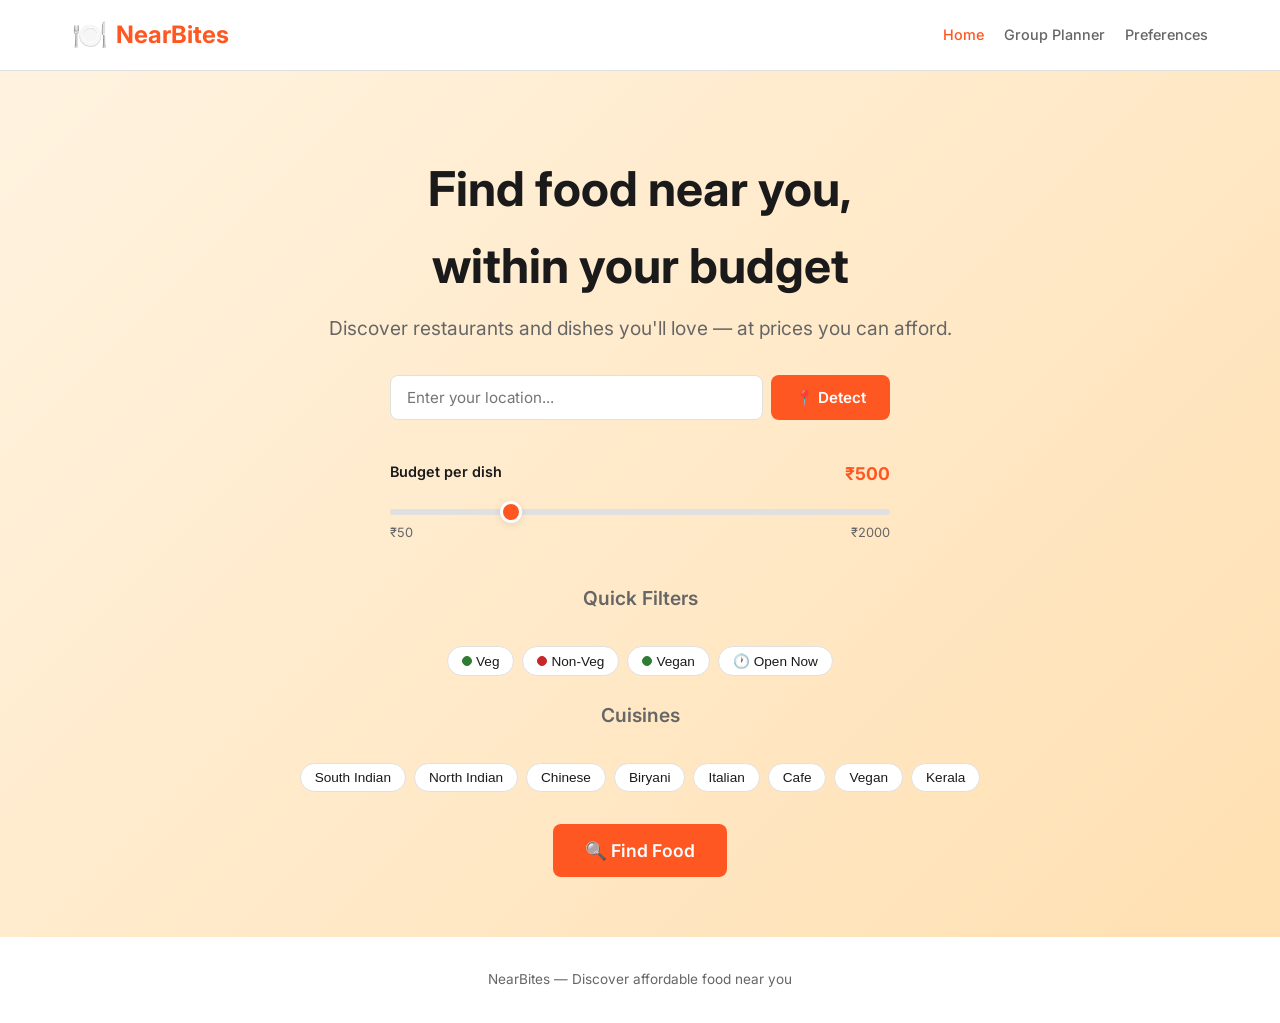
<file: frontend/index.html>
<!DOCTYPE html>
<html lang="en">
<head>
    <meta charset="UTF-8">
    <meta name="viewport" content="width=device-width, initial-scale=1.0">
    <title>NearBites — Find Food Near You</title>
    <link rel="stylesheet" href="css/style.css">
    <link rel="stylesheet" href="css/responsive.css">
</head>
<body>
    <header class="header">
        <div class="container">
            <a href="index.html" class="logo">
                <span class="logo-icon">🍽️</span>
                <span>NearBites</span>
            </a>
            <nav>
                <ul class="nav-links">
                    <li><a href="index.html" class="active">Home</a></li>
                    <li><a href="group_planner.html">Group Planner</a></li>
                    <li><a href="preferences.html">Preferences</a></li>
                </ul>
            </nav>
        </div>
    </header>

    <section class="hero">
        <div class="container">
            <h1>Find food near you,<br>within your budget</h1>
            <p>Discover restaurants and dishes you'll love — at prices you can afford.</p>

            <!-- Location -->
            <div class="form-group" style="max-width:500px;margin:0 auto">
                <div class="location-input-group">
                    <input type="text" id="location-input" class="form-input" placeholder="Enter your location...">
                    <button class="btn btn-primary" id="detect-location-btn" title="Detect my location">
                        📍 Detect
                    </button>
                </div>
                <p id="location-status" class="text-secondary" style="font-size:0.85rem;margin-top:6px"></p>
            </div>

            <!-- Budget Slider -->
            <div class="form-group" style="max-width:500px;margin:24px auto 0">
                <div class="slider-container">
                    <div class="slider-label">
                        <span class="form-label">Budget per dish</span>
                        <span class="slider-value" id="budget-display">₹500</span>
                    </div>
                    <input type="range" id="budget-slider" min="50" max="2000" step="50" value="500">
                    <div class="slider-label text-secondary" style="font-size:0.8rem">
                        <span>₹50</span>
                        <span>₹2000</span>
                    </div>
                </div>
            </div>

            <!-- Quick Filters -->
            <div class="form-group" style="max-width:600px;margin:24px auto 0">
                <p class="form-label text-center">Quick Filters</p>
                <div class="chip-group" style="justify-content:center">
                    <button class="chip" data-filter="dietary" data-value="veg">
                        <span class="dot dot-veg" style="margin-right:4px"></span> Veg
                    </button>
                    <button class="chip" data-filter="dietary" data-value="non-veg">
                        <span class="dot dot-nonveg" style="margin-right:4px"></span> Non-Veg
                    </button>
                    <button class="chip" data-filter="dietary" data-value="vegan">
                        <span class="dot dot-veg" style="margin-right:4px"></span> Vegan
                    </button>
                    <button class="chip" data-filter="open_now" data-value="true">
                        🕐 Open Now
                    </button>
                </div>
            </div>

            <!-- Cuisine Selection -->
            <div class="form-group" style="max-width:700px;margin:24px auto 0">
                <p class="form-label text-center">Cuisines</p>
                <div class="chip-group" style="justify-content:center">
                    <button class="chip" data-cuisine="south-indian">South Indian</button>
                    <button class="chip" data-cuisine="north-indian">North Indian</button>
                    <button class="chip" data-cuisine="chinese">Chinese</button>
                    <button class="chip" data-cuisine="biryani">Biryani</button>
                    <button class="chip" data-cuisine="italian">Italian</button>
                    <button class="chip" data-cuisine="cafe">Cafe</button>
                    <button class="chip" data-cuisine="vegan">Vegan</button>
                    <button class="chip" data-cuisine="kerala">Kerala</button>
                </div>
            </div>

            <!-- CTA -->
            <div style="margin-top:32px">
                <button class="btn btn-primary btn-lg" id="find-food-btn">
                    🔍 Find Food
                </button>
            </div>
        </div>
    </section>

    <footer style="text-align:center;padding:32px 16px;color:var(--text-secondary);font-size:0.85rem">
        <p>NearBites — Discover affordable food near you</p>
    </footer>

    <script type="module">
        import { getPreferences } from './js/preferences.js';
        import { initAutocomplete, loadGoogleMaps } from './js/map.js';

        let selectedLat = null;
        let selectedLng = null;
        let selectedAddress = "";

        // Load preferences as defaults
        const prefs = getPreferences();
        const budgetSlider = document.getElementById("budget-slider");
        const budgetDisplay = document.getElementById("budget-display");
        budgetSlider.value = prefs.defaultBudget;
        budgetDisplay.textContent = `₹${prefs.defaultBudget}`;

        // Pre-select dietary from preferences
        if (prefs.defaultDietary) {
            document.querySelectorAll('[data-filter="dietary"]').forEach(chip => {
                if (chip.dataset.value === prefs.defaultDietary) {
                    chip.classList.add("active");
                }
            });
        }

        // Pre-select cuisines from preferences
        if (prefs.defaultCuisines && prefs.defaultCuisines.length) {
            document.querySelectorAll('[data-cuisine]').forEach(chip => {
                if (prefs.defaultCuisines.includes(chip.dataset.cuisine)) {
                    chip.classList.add("active");
                }
            });
        }

        // Budget slider live update
        budgetSlider.addEventListener("input", () => {
            budgetDisplay.textContent = `₹${budgetSlider.value}`;
        });

        // Quick filter chips — dietary (single select)
        document.querySelectorAll('[data-filter="dietary"]').forEach(chip => {
            chip.addEventListener("click", () => {
                const wasActive = chip.classList.contains("active");
                document.querySelectorAll('[data-filter="dietary"]').forEach(c => c.classList.remove("active"));
                if (!wasActive) chip.classList.add("active");
            });
        });

        // Open now chip (toggle)
        document.querySelectorAll('[data-filter="open_now"]').forEach(chip => {
            chip.addEventListener("click", () => {
                chip.classList.toggle("active");
            });
        });

        // Cuisine chips (multi select)
        document.querySelectorAll("[data-cuisine]").forEach(chip => {
            chip.addEventListener("click", () => {
                chip.classList.toggle("active");
            });
        });

        // Detect location
        document.getElementById("detect-location-btn").addEventListener("click", () => {
            const status = document.getElementById("location-status");
            if (!navigator.geolocation) {
                status.textContent = "Geolocation not supported by your browser.";
                return;
            }
            status.textContent = "Detecting location...";
            navigator.geolocation.getCurrentPosition(
                pos => {
                    selectedLat = pos.coords.latitude;
                    selectedLng = pos.coords.longitude;
                    selectedAddress = `${selectedLat.toFixed(4)}, ${selectedLng.toFixed(4)}`;
                    document.getElementById("location-input").value = "Current Location";
                    status.textContent = `Location detected: ${selectedAddress}`;
                    status.style.color = "var(--veg)";
                },
                err => {
                    status.textContent = "Could not detect location. Please enter manually.";
                    status.style.color = "var(--non-veg)";
                }
            );
        });

        // Google Places Autocomplete
        loadGoogleMaps().then(() => {
            if (typeof google !== "undefined") {
                initAutocomplete("location-input").then(result => {
                    selectedLat = result.lat;
                    selectedLng = result.lng;
                    selectedAddress = result.address;
                    document.getElementById("location-status").textContent = `📍 ${result.address}`;
                    document.getElementById("location-status").style.color = "var(--veg)";
                });
            }
        });

        // Find Food button
        document.getElementById("find-food-btn").addEventListener("click", () => {
            // Default to Chennai center if no location selected
            const lat = selectedLat || 13.0827;
            const lng = selectedLng || 80.2707;
            const budget = budgetSlider.value;

            const params = new URLSearchParams();
            params.set("lat", lat);
            params.set("lng", lng);
            params.set("budget", budget);
            params.set("radius", prefs.defaultRadius || 15000);

            if (selectedAddress) {
                params.set("location_name", selectedAddress);
            }

            // Dietary
            const activeDietary = document.querySelector('[data-filter="dietary"].active');
            if (activeDietary) params.set("dietary", activeDietary.dataset.value);

            // Open now
            const openNow = document.querySelector('[data-filter="open_now"].active');
            if (openNow) params.set("open_now", "true");

            // Cuisines
            const activeCuisines = Array.from(document.querySelectorAll("[data-cuisine].active"))
                .map(c => c.dataset.cuisine);
            if (activeCuisines.length) params.set("cuisine", activeCuisines.join(","));

            window.location.href = `results.html?${params.toString()}`;
        });
    </script>
</body>
</html>
</file>
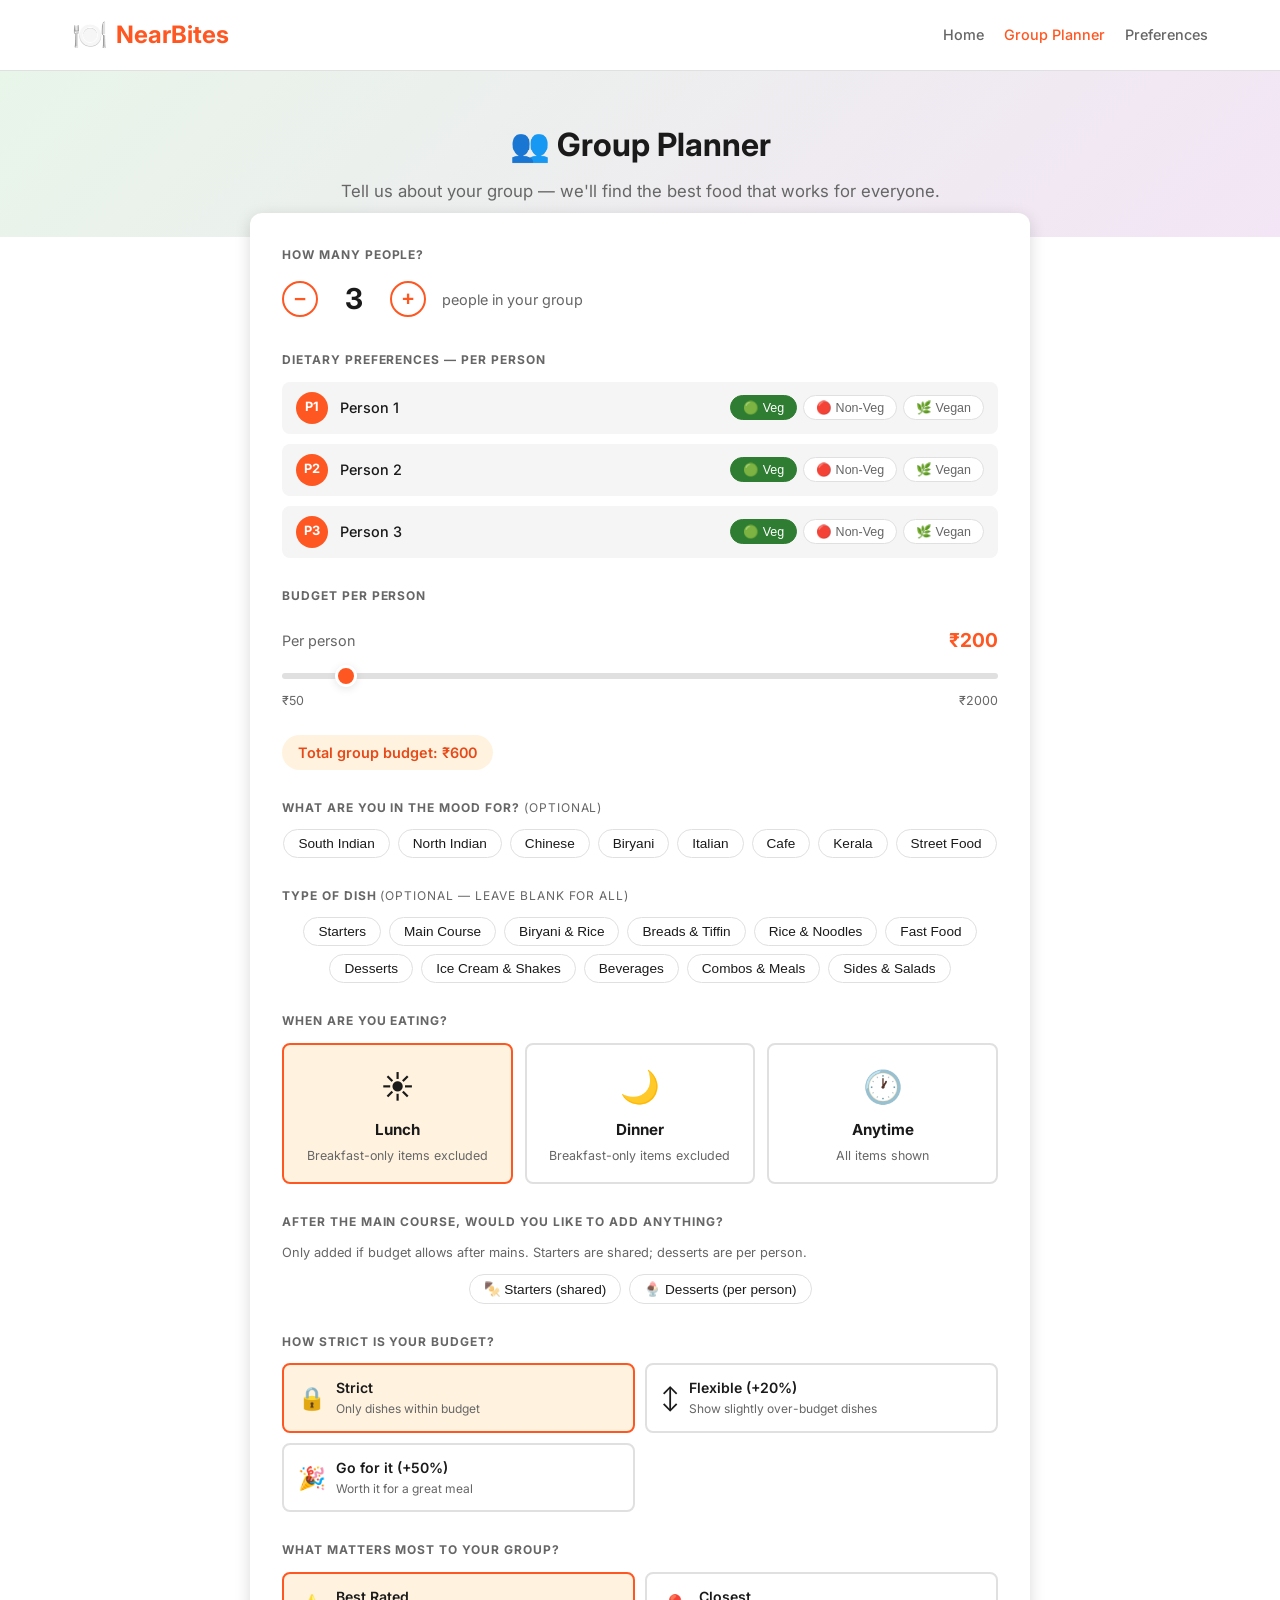
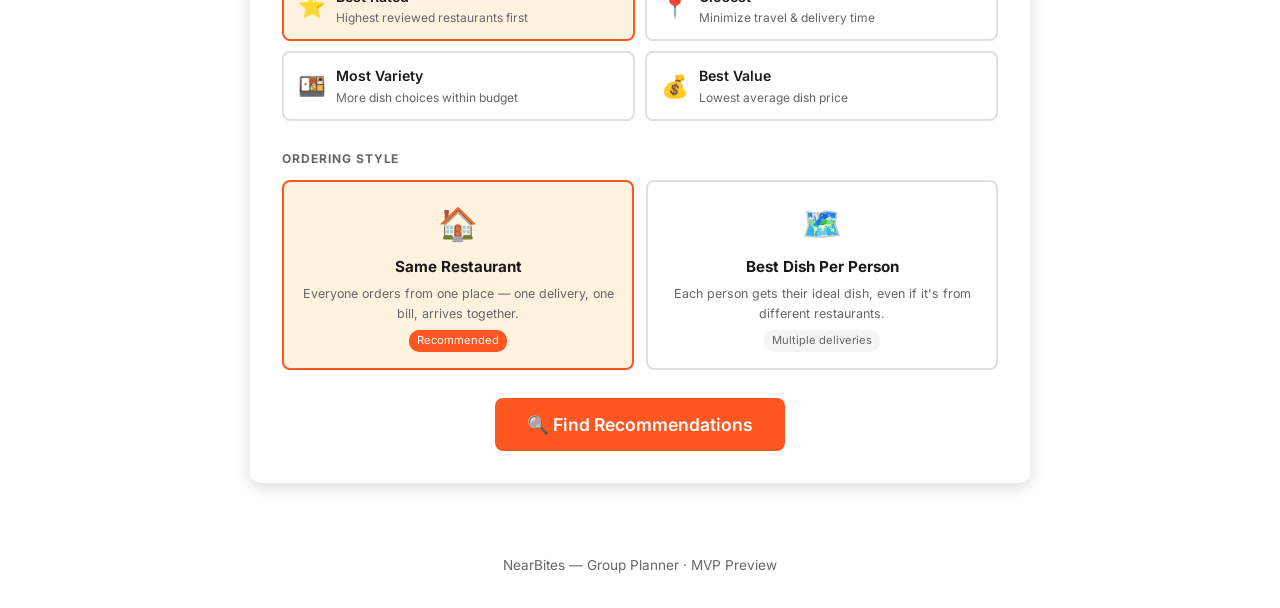
<file: frontend/group_planner.html>
<!DOCTYPE html>
<html lang="en">
<head>
    <meta charset="UTF-8">
    <meta name="viewport" content="width=device-width, initial-scale=1.0">
    <title>NearBites — Group Planner</title>
    <link rel="stylesheet" href="css/style.css">
    <link rel="stylesheet" href="css/responsive.css">
    <style>
        /* ── Group Planner specific styles ── */
        .planner-hero {
            text-align: center;
            padding: 48px 16px 32px;
            background: linear-gradient(135deg, #E8F5E9 0%, #F3E5F5 100%);
        }
        .planner-hero h1 { font-size: 2rem; font-weight: 700; margin-bottom: 8px; }
        .planner-hero p  { font-size: 1.05rem; color: var(--text-secondary); }

        /* ── Form card ── */
        .planner-form {
            max-width: 780px;
            margin: -24px auto 40px;
            background: var(--bg);
            border-radius: var(--radius);
            box-shadow: var(--shadow-hover);
            padding: 32px;
        }

        .section-title {
            font-size: 0.75rem;
            font-weight: 700;
            text-transform: uppercase;
            letter-spacing: 0.08em;
            color: var(--text-secondary);
            margin-bottom: 12px;
        }

        .form-section { margin-bottom: 28px; }

        /* ── People stepper ── */
        .people-stepper {
            display: flex;
            align-items: center;
            gap: 16px;
        }
        .stepper-btn {
            width: 36px; height: 36px;
            border-radius: 50%;
            border: 2px solid var(--primary);
            background: transparent;
            color: var(--primary);
            font-size: 1.3rem;
            font-weight: 700;
            cursor: pointer;
            display: flex; align-items: center; justify-content: center;
            transition: var(--transition);
            line-height: 1;
        }
        .stepper-btn:hover { background: var(--primary); color: white; }
        .stepper-value {
            font-size: 1.8rem;
            font-weight: 700;
            min-width: 40px;
            text-align: center;
            color: var(--text);
        }
        .stepper-label { font-size: 0.9rem; color: var(--text-secondary); }

        /* ── Person dietary rows ── */
        .person-list { display: flex; flex-direction: column; gap: 10px; }
        .person-row {
            display: flex;
            align-items: center;
            gap: 12px;
            background: var(--surface);
            border-radius: var(--radius-sm);
            padding: 10px 14px;
        }
        .person-avatar {
            width: 32px; height: 32px;
            border-radius: 50%;
            background: var(--primary);
            color: white;
            display: flex; align-items: center; justify-content: center;
            font-size: 0.8rem;
            font-weight: 700;
            flex-shrink: 0;
        }
        .person-label { font-size: 0.9rem; font-weight: 500; flex: 1; }
        .dietary-toggle { display: flex; gap: 6px; }
        .diet-btn {
            padding: 4px 12px;
            border-radius: 20px;
            border: 1px solid var(--border);
            background: var(--bg);
            font-size: 0.78rem;
            font-weight: 500;
            cursor: pointer;
            transition: var(--transition);
            color: var(--text-secondary);
        }
        .diet-btn:hover { border-color: var(--primary); color: var(--primary); }
        .diet-btn.active-veg    { background: var(--veg); border-color: var(--veg); color: white; }
        .diet-btn.active-nonveg { background: var(--non-veg); border-color: var(--non-veg); color: white; }
        .diet-btn.active-vegan  { background: #6A1B9A; border-color: #6A1B9A; color: white; }

        /* ── Budget slider ── */
        .slider-container { width: 100%; }
        .slider-label { display: flex; justify-content: space-between; align-items: center; margin-bottom: 6px; }
        .slider-value { font-size: 1.2rem; font-weight: 700; color: var(--primary); }
        input[type="range"] { width: 100%; accent-color: var(--primary); }
        .total-budget-pill {
            display: inline-block;
            margin-top: 10px;
            background: #FFF3E0;
            color: var(--primary-dark);
            font-weight: 600;
            font-size: 0.9rem;
            padding: 6px 16px;
            border-radius: 20px;
        }

        /* ── Priority picker ── */
        .priority-grid {
            display: grid;
            grid-template-columns: 1fr 1fr;
            gap: 10px;
        }
        .priority-card {
            border: 2px solid var(--border);
            border-radius: var(--radius-sm);
            padding: 12px 14px;
            cursor: pointer;
            transition: var(--transition);
            display: flex;
            align-items: center;
            gap: 10px;
        }
        .priority-card:hover { border-color: var(--primary); }
        .priority-card.active { border-color: var(--primary); background: #FFF3E0; }
        .priority-icon { font-size: 1.4rem; }
        .priority-text { font-size: 0.88rem; font-weight: 600; }
        .priority-sub  { font-size: 0.75rem; color: var(--text-secondary); }

        /* ── Mode toggle ── */
        .mode-toggle {
            display: grid;
            grid-template-columns: 1fr 1fr;
            gap: 12px;
        }
        .mode-card {
            border: 2px solid var(--border);
            border-radius: var(--radius-sm);
            padding: 16px;
            cursor: pointer;
            transition: var(--transition);
            text-align: center;
        }
        .mode-card:hover { border-color: var(--primary); }
        .mode-card.active { border-color: var(--primary); background: #FFF3E0; }
        .mode-icon { font-size: 2rem; margin-bottom: 6px; }
        .mode-title { font-size: 0.95rem; font-weight: 700; margin-bottom: 4px; }
        .mode-desc  { font-size: 0.78rem; color: var(--text-secondary); }
        .mode-badge {
            display: inline-block;
            margin-top: 6px;
            font-size: 0.7rem;
            padding: 2px 8px;
            border-radius: 10px;
            background: var(--surface);
            color: var(--text-secondary);
        }
        .mode-card.active .mode-badge { background: var(--primary); color: white; }

        /* ── CTA ── */
        .planner-cta { text-align: center; margin-top: 8px; }

        /* ────────────────────────────────────────────────
           Results
        ──────────────────────────────────────────────── */
        .results-section {
            max-width: 780px;
            margin: 0 auto 60px;
            display: none;
        }
        .results-section.visible { display: block; }

        .results-header {
            display: flex;
            align-items: center;
            justify-content: space-between;
            margin-bottom: 20px;
            flex-wrap: wrap;
            gap: 10px;
        }
        .results-title { font-size: 1.2rem; font-weight: 700; }
        .results-meta  { font-size: 0.85rem; color: var(--text-secondary); }

        /* ── Same-restaurant result card ── */
        .rec-card {
            background: var(--bg);
            border-radius: var(--radius);
            box-shadow: var(--shadow);
            margin-bottom: 20px;
            overflow: hidden;
            transition: var(--transition);
        }
        .rec-card:hover { box-shadow: var(--shadow-hover); transform: translateY(-2px); }

        .rec-card-header {
            padding: 16px 20px;
            border-bottom: 1px solid var(--border);
            display: flex;
            align-items: center;
            gap: 14px;
        }
        .rec-rank {
            width: 36px; height: 36px;
            border-radius: 50%;
            background: var(--primary);
            color: white;
            font-weight: 700;
            font-size: 1rem;
            display: flex; align-items: center; justify-content: center;
            flex-shrink: 0;
        }
        .rec-rank.silver { background: #9E9E9E; }
        .rec-rank.bronze { background: #8D6E63; }

        .rec-restaurant-info { flex: 1; }
        .rec-restaurant-name { font-size: 1.05rem; font-weight: 700; margin-bottom: 2px; }
        .rec-restaurant-meta {
            display: flex; gap: 12px; flex-wrap: wrap;
            font-size: 0.82rem; color: var(--text-secondary);
            align-items: center;
        }
        .rec-restaurant-meta span { display: flex; align-items: center; gap: 4px; }

        .rec-total-badge {
            text-align: right;
        }
        .rec-total-amount {
            font-size: 1.3rem;
            font-weight: 700;
            color: var(--primary);
        }
        .rec-total-label {
            font-size: 0.75rem;
            color: var(--text-secondary);
        }

        .rec-card-body { padding: 16px 20px; }

        .dish-suggestion-list { display: flex; flex-direction: column; gap: 8px; }
        .dish-suggestion-row {
            display: flex;
            align-items: center;
            gap: 10px;
            padding: 8px 12px;
            background: var(--surface);
            border-radius: var(--radius-sm);
        }
        .dish-person-badge {
            width: 26px; height: 26px;
            border-radius: 50%;
            background: var(--primary);
            color: white;
            font-size: 0.7rem;
            font-weight: 700;
            display: flex; align-items: center; justify-content: center;
            flex-shrink: 0;
        }
        .dish-name  { flex: 1; font-size: 0.88rem; font-weight: 500; }
        .dish-price { font-size: 0.88rem; font-weight: 600; color: var(--primary); }
        .dot-veg    { width: 10px; height: 10px; border-radius: 50%; background: var(--veg); display: inline-block; flex-shrink: 0; }
        .dot-nonveg { width: 10px; height: 10px; border-radius: 50%; background: var(--non-veg); display: inline-block; flex-shrink: 0; }
        .dot-vegan  { width: 10px; height: 10px; border-radius: 50%; background: #6A1B9A; display: inline-block; flex-shrink: 0; }

        .rec-card-footer {
            padding: 12px 20px;
            border-top: 1px solid var(--border);
            display: flex;
            align-items: center;
            justify-content: space-between;
            background: var(--surface);
        }
        .rec-tags { display: flex; gap: 6px; flex-wrap: wrap; }
        .rec-tag {
            font-size: 0.72rem;
            padding: 3px 10px;
            border-radius: 10px;
            background: var(--bg);
            border: 1px solid var(--border);
            color: var(--text-secondary);
        }
        .rec-tag.highlight { background: #E8F5E9; border-color: var(--veg); color: var(--veg); }

        /* ── Best-per-person card ── */
        .bpp-card {
            background: var(--bg);
            border-radius: var(--radius);
            box-shadow: var(--shadow);
            overflow: hidden;
            margin-bottom: 20px;
        }
        .bpp-header {
            padding: 14px 20px;
            background: linear-gradient(135deg, var(--primary) 0%, var(--primary-dark) 100%);
            color: white;
            display: flex;
            align-items: center;
            justify-content: space-between;
        }
        .bpp-title { font-weight: 700; font-size: 1rem; }
        .bpp-total { font-size: 1.3rem; font-weight: 700; }

        .bpp-person-rows { padding: 16px 20px; display: flex; flex-direction: column; gap: 10px; }
        .bpp-person-row {
            display: flex;
            align-items: center;
            gap: 12px;
            padding: 10px 14px;
            border: 1px solid var(--border);
            border-radius: var(--radius-sm);
        }
        .bpp-avatar {
            width: 32px; height: 32px; border-radius: 50%;
            background: var(--primary);
            color: white; font-size: 0.8rem; font-weight: 700;
            display: flex; align-items: center; justify-content: center;
            flex-shrink: 0;
        }
        .bpp-dish-info { flex: 1; }
        .bpp-dish-name { font-size: 0.9rem; font-weight: 600; }
        .bpp-rest-name { font-size: 0.78rem; color: var(--text-secondary); }
        .bpp-dish-price { font-weight: 700; color: var(--primary); font-size: 0.9rem; }

        .bpp-notice {
            margin: 0 20px 16px;
            padding: 10px 14px;
            border-radius: var(--radius-sm);
            font-size: 0.82rem;
            display: flex;
            align-items: flex-start;
            gap: 8px;
        }
        .bpp-notice.warning { background: #FFF8E1; color: #F57F17; border: 1px solid #FFE082; }
        .bpp-notice.success { background: #E8F5E9; color: #2E7D32; border: 1px solid #A5D6A7; }

        /* ── Savings callout ── */
        .savings-bar {
            background: linear-gradient(135deg, #E8F5E9 0%, #F1F8E9 100%);
            border: 1px solid #A5D6A7;
            border-radius: var(--radius-sm);
            padding: 14px 18px;
            margin-bottom: 20px;
            display: flex;
            align-items: center;
            gap: 12px;
        }
        .savings-icon { font-size: 1.5rem; }
        .savings-text { font-size: 0.88rem; }
        .savings-amount { font-weight: 700; color: var(--veg); }

        /* ── Loading skeleton ── */
        .skeleton {
            background: linear-gradient(90deg, var(--surface) 25%, var(--border) 50%, var(--surface) 75%);
            background-size: 200% 100%;
            animation: shimmer 1.2s infinite;
            border-radius: var(--radius-sm);
        }
        @keyframes shimmer { 0% { background-position: 200% 0; } 100% { background-position: -200% 0; } }

        /* ── Responsive ── */
        @media (max-width: 600px) {
            .planner-form { padding: 20px 16px; margin: -16px 12px 30px; }
            .priority-grid { grid-template-columns: 1fr; }
            .mode-toggle { grid-template-columns: 1fr; }
            .rec-card-header { flex-wrap: wrap; }
        }
    </style>
</head>
<body>

<header class="header">
    <div class="container">
        <a href="index.html" class="logo">
            <span class="logo-icon">🍽️</span>
            <span>NearBites</span>
        </a>
        <nav>
            <ul class="nav-links">
                <li><a href="index.html">Home</a></li>
                <li><a href="group_planner.html" class="active">Group Planner</a></li>
                <li><a href="preferences.html">Preferences</a></li>
            </ul>
        </nav>
    </div>
</header>

<!-- Hero -->
<section class="planner-hero">
    <div class="container">
        <h1>👥 Group Planner</h1>
        <p>Tell us about your group — we'll find the best food that works for everyone.</p>
    </div>
</section>

<!-- Form -->
<div class="container">
<div class="planner-form">

    <!-- 1. People count -->
    <div class="form-section">
        <p class="section-title">How many people?</p>
        <div class="people-stepper">
            <button class="stepper-btn" id="people-minus">−</button>
            <span class="stepper-value" id="people-count">3</span>
            <button class="stepper-btn" id="people-plus">+</button>
            <span class="stepper-label">people in your group</span>
        </div>
    </div>

    <!-- 2. Per-person dietary -->
    <div class="form-section">
        <p class="section-title">Dietary preferences — per person</p>
        <div class="person-list" id="person-list">
            <!-- populated by JS -->
        </div>
    </div>

    <!-- 3. Budget per person -->
    <div class="form-section">
        <p class="section-title">Budget per person</p>
        <div class="slider-container">
            <div class="slider-label">
                <span style="font-size:0.9rem;color:var(--text-secondary)">Per person</span>
                <span class="slider-value" id="budget-display">₹200</span>
            </div>
            <input type="range" id="budget-slider" min="50" max="2000" step="50" value="200">
            <div class="slider-label" style="font-size:0.78rem;color:var(--text-secondary);margin-top:4px">
                <span>₹50</span><span>₹2000</span>
            </div>
        </div>
        <div>
            <span class="total-budget-pill" id="total-budget-pill">Total group budget: ₹600</span>
        </div>
    </div>

    <!-- 4. Cuisine -->
    <div class="form-section">
        <p class="section-title">What are you in the mood for? <span style="font-weight:400;color:var(--text-secondary)">(optional)</span></p>
        <div class="chip-group">
            <button class="chip" data-cuisine="south-indian">South Indian</button>
            <button class="chip" data-cuisine="north-indian">North Indian</button>
            <button class="chip" data-cuisine="chinese">Chinese</button>
            <button class="chip" data-cuisine="biryani">Biryani</button>
            <button class="chip" data-cuisine="italian">Italian</button>
            <button class="chip" data-cuisine="cafe">Cafe</button>
            <button class="chip" data-cuisine="kerala">Kerala</button>
            <button class="chip" data-cuisine="street-food">Street Food</button>
        </div>
    </div>

    <!-- 4b. Dish category -->
    <div class="form-section">
        <p class="section-title">Type of dish <span style="font-weight:400;color:var(--text-secondary)">(optional — leave blank for all)</span></p>
        <div class="chip-group">
            <button class="chip" data-dishcat="Starters">Starters</button>
            <button class="chip" data-dishcat="Main Course">Main Course</button>
            <button class="chip" data-dishcat="Biryani & Rice">Biryani & Rice</button>
            <button class="chip" data-dishcat="Breads & Tiffin">Breads & Tiffin</button>
            <button class="chip" data-dishcat="Rice & Noodles">Rice & Noodles</button>
            <button class="chip" data-dishcat="Fast Food">Fast Food</button>
            <button class="chip" data-dishcat="Desserts">Desserts</button>
            <button class="chip" data-dishcat="Ice Cream & Shakes">Ice Cream & Shakes</button>
            <button class="chip" data-dishcat="Beverages">Beverages</button>
            <button class="chip" data-dishcat="Combos & Meals">Combos & Meals</button>
            <button class="chip" data-dishcat="Sides & Salads">Sides & Salads</button>
        </div>
    </div>

    <!-- 5. Meal time -->
    <div class="form-section">
        <p class="section-title">When are you eating?</p>
        <div class="mode-toggle" style="grid-template-columns:1fr 1fr 1fr">
            <div class="mode-card active" data-mealtime="lunch">
                <div class="mode-icon">☀️</div>
                <div class="mode-title">Lunch</div>
                <div class="mode-desc">Breakfast-only items excluded</div>
            </div>
            <div class="mode-card" data-mealtime="dinner">
                <div class="mode-icon">🌙</div>
                <div class="mode-title">Dinner</div>
                <div class="mode-desc">Breakfast-only items excluded</div>
            </div>
            <div class="mode-card" data-mealtime="anytime">
                <div class="mode-icon">🕐</div>
                <div class="mode-title">Anytime</div>
                <div class="mode-desc">All items shown</div>
            </div>
        </div>
    </div>

    <!-- 5b. Extras after mains -->
    <div class="form-section">
        <p class="section-title">After the main course, would you like to add anything?</p>
        <p style="font-size:0.8rem;color:var(--text-secondary);margin-bottom:10px">
            Only added if budget allows after mains. Starters are shared; desserts are per person.
        </p>
        <div class="chip-group">
            <button class="chip" id="toggle-starters" data-extra="starters">
                🍢 Starters (shared)
            </button>
            <button class="chip" id="toggle-desserts" data-extra="desserts">
                🍨 Desserts (per person)
            </button>
        </div>
    </div>

    <!-- 5c. Budget flexibility -->
    <div class="form-section">
        <p class="section-title">How strict is your budget?</p>
        <div class="priority-grid">
            <div class="priority-card active" data-flexibility="strict">
                <span class="priority-icon">🔒</span>
                <div>
                    <div class="priority-text">Strict</div>
                    <div class="priority-sub">Only dishes within budget</div>
                </div>
            </div>
            <div class="priority-card" data-flexibility="flexible">
                <span class="priority-icon">↕️</span>
                <div>
                    <div class="priority-text">Flexible (+20%)</div>
                    <div class="priority-sub">Show slightly over-budget dishes</div>
                </div>
            </div>
            <div class="priority-card" data-flexibility="generous">
                <span class="priority-icon">🎉</span>
                <div>
                    <div class="priority-text">Go for it (+50%)</div>
                    <div class="priority-sub">Worth it for a great meal</div>
                </div>
            </div>
        </div>
    </div>

    <!-- 6. Priority -->
    <div class="form-section">
        <p class="section-title">What matters most to your group?</p>
        <div class="priority-grid">
            <div class="priority-card active" data-priority="rating">
                <span class="priority-icon">⭐</span>
                <div>
                    <div class="priority-text">Best Rated</div>
                    <div class="priority-sub">Highest reviewed restaurants first</div>
                </div>
            </div>
            <div class="priority-card" data-priority="distance">
                <span class="priority-icon">📍</span>
                <div>
                    <div class="priority-text">Closest</div>
                    <div class="priority-sub">Minimize travel &amp; delivery time</div>
                </div>
            </div>
            <div class="priority-card" data-priority="variety">
                <span class="priority-icon">🍱</span>
                <div>
                    <div class="priority-text">Most Variety</div>
                    <div class="priority-sub">More dish choices within budget</div>
                </div>
            </div>
            <div class="priority-card" data-priority="value">
                <span class="priority-icon">💰</span>
                <div>
                    <div class="priority-text">Best Value</div>
                    <div class="priority-sub">Lowest average dish price</div>
                </div>
            </div>
        </div>
    </div>

    <!-- 6. Mode -->
    <div class="form-section">
        <p class="section-title">Ordering style</p>
        <div class="mode-toggle">
            <div class="mode-card active" data-mode="same_restaurant">
                <div class="mode-icon">🏠</div>
                <div class="mode-title">Same Restaurant</div>
                <div class="mode-desc">Everyone orders from one place — one delivery, one bill, arrives together.</div>
                <span class="mode-badge">Recommended</span>
            </div>
            <div class="mode-card" data-mode="best_per_person">
                <div class="mode-icon">🗺️</div>
                <div class="mode-title">Best Dish Per Person</div>
                <div class="mode-desc">Each person gets their ideal dish, even if it's from different restaurants.</div>
                <span class="mode-badge">Multiple deliveries</span>
            </div>
        </div>
    </div>

    <!-- CTA -->
    <div class="planner-cta">
        <button class="btn btn-primary btn-lg" id="recommend-btn">
            🔍 Find Recommendations
        </button>
    </div>

</div><!-- /planner-form -->

<!-- ─── Results ─── -->
<div class="results-section" id="results-section">

    <div class="results-header">
        <div>
            <div class="results-title" id="results-title">Top picks for your group</div>
            <div class="results-meta" id="results-meta"></div>
        </div>
        <button class="btn btn-secondary btn-sm" id="back-btn">← Edit</button>
    </div>

    <!-- Savings callout -->
    <div class="savings-bar" id="savings-bar" style="display:none">
        <span class="savings-icon">💡</span>
        <span class="savings-text">
            Your group of <strong id="sv-people">3</strong> can eat well for
            <span class="savings-amount" id="sv-total">₹540</span> total —
            <span class="savings-amount" id="sv-saved">₹60</span> under your max budget.
        </span>
    </div>

    <!-- Loading state -->
    <div id="results-loading" style="display:none">
        <div class="rec-card" style="padding:32px;text-align:center;color:var(--text-secondary)">
            <div style="font-size:2rem;margin-bottom:8px">🔍</div>
            <div>Finding the best options for your group...</div>
        </div>
    </div>

    <!-- Error state -->
    <div id="results-error" style="display:none">
        <div class="rec-card" style="padding:32px;text-align:center;color:var(--error)">
            <div style="font-size:2rem;margin-bottom:8px">⚠️</div>
            <div id="error-msg">Could not load recommendations. Is the backend running?</div>
        </div>
    </div>

    <!-- Mode: same restaurant -->
    <div id="results-same" style="display:none"></div>

    <!-- Mode: best per person -->
    <div id="results-bpp" style="display:none"></div>

</div><!-- /results-section -->
</div><!-- /container -->

<footer style="text-align:center;padding:32px 16px;color:var(--text-secondary);font-size:0.85rem">
    <p>NearBites — Group Planner · MVP Preview</p>
</footer>

<script>
    const API_BASE = 'http://localhost:8000';

    // ── State ──────────────────────────────────────────────────────────────────
    let people = 3;
    let budgetPerPerson = 200;
    let selectedMode = 'same_restaurant';
    let selectedPriority = 'rating';
    let selectedMealTime = 'lunch';
    let selectedFlexibility = 'strict';
    let wantStarters = false;
    let wantDesserts = false;
    const dietaryState = {};

    // Default location: Olympia Tech Park, Guindy
    const DEFAULT_LAT = 13.0072;
    const DEFAULT_LNG = 80.2197;

    // ── People stepper ─────────────────────────────────────────────────────────
    document.getElementById('people-minus').addEventListener('click', () => {
        if (people > 1) { people--; updatePeople(); }
    });
    document.getElementById('people-plus').addEventListener('click', () => {
        if (people < 12) { people++; updatePeople(); }
    });

    function updatePeople() {
        document.getElementById('people-count').textContent = people;
        renderPersonList();
        updateTotalBudget();
    }

    // ── Person dietary list ────────────────────────────────────────────────────
    function renderPersonList() {
        const list = document.getElementById('person-list');
        list.innerHTML = '';
        for (let i = 0; i < people; i++) {
            if (!dietaryState[i]) dietaryState[i] = 'veg';
            const row = document.createElement('div');
            row.className = 'person-row';
            row.innerHTML = `
                <div class="person-avatar">P${i + 1}</div>
                <span class="person-label">Person ${i + 1}</span>
                <div class="dietary-toggle">
                    <button class="diet-btn ${dietaryState[i] === 'veg' ? 'active-veg' : ''}"
                            data-person="${i}" data-diet="veg">🟢 Veg</button>
                    <button class="diet-btn ${dietaryState[i] === 'non-veg' ? 'active-nonveg' : ''}"
                            data-person="${i}" data-diet="non-veg">🔴 Non-Veg</button>
                    <button class="diet-btn ${dietaryState[i] === 'vegan' ? 'active-vegan' : ''}"
                            data-person="${i}" data-diet="vegan">🌿 Vegan</button>
                </div>
            `;
            list.appendChild(row);
        }
        list.querySelectorAll('.diet-btn').forEach(btn => {
            btn.addEventListener('click', () => {
                dietaryState[parseInt(btn.dataset.person)] = btn.dataset.diet;
                renderPersonList();
            });
        });
    }

    // ── Budget slider ──────────────────────────────────────────────────────────
    document.getElementById('budget-slider').addEventListener('input', function() {
        budgetPerPerson = parseInt(this.value);
        document.getElementById('budget-display').textContent = `₹${budgetPerPerson}`;
        updateTotalBudget();
    });

    function updateTotalBudget() {
        document.getElementById('total-budget-pill').textContent =
            `Total group budget: ₹${budgetPerPerson * people}`;
    }

    // ── Meal time toggle ───────────────────────────────────────────────────────
    document.querySelectorAll('[data-mealtime]').forEach(card => {
        card.addEventListener('click', () => {
            document.querySelectorAll('[data-mealtime]').forEach(c => c.classList.remove('active'));
            card.classList.add('active');
            selectedMealTime = card.dataset.mealtime;
        });
    });

    // ── Extras toggles ─────────────────────────────────────────────────────────
    document.getElementById('toggle-starters').addEventListener('click', function() {
        wantStarters = !wantStarters;
        this.classList.toggle('active', wantStarters);
    });
    document.getElementById('toggle-desserts').addEventListener('click', function() {
        wantDesserts = !wantDesserts;
        this.classList.toggle('active', wantDesserts);
    });

    // ── Budget flexibility ─────────────────────────────────────────────────────
    document.querySelectorAll('[data-flexibility]').forEach(card => {
        card.addEventListener('click', () => {
            document.querySelectorAll('[data-flexibility]').forEach(c => c.classList.remove('active'));
            card.classList.add('active');
            selectedFlexibility = card.dataset.flexibility;
        });
    });

    // ── Priority cards ─────────────────────────────────────────────────────────
    document.querySelectorAll('.priority-card').forEach(card => {
        card.addEventListener('click', () => {
            document.querySelectorAll('.priority-card').forEach(c => c.classList.remove('active'));
            card.classList.add('active');
            selectedPriority = card.dataset.priority;
        });
    });

    // ── Cuisine chips ──────────────────────────────────────────────────────────
    document.querySelectorAll('[data-cuisine]').forEach(chip => {
        chip.addEventListener('click', () => chip.classList.toggle('active'));
    });

    // ── Dish category chips ────────────────────────────────────────────────────
    document.querySelectorAll('[data-dishcat]').forEach(chip => {
        chip.addEventListener('click', () => chip.classList.toggle('active'));
    });

    // ── Mode toggle ────────────────────────────────────────────────────────────
    document.querySelectorAll('.mode-card').forEach(card => {
        card.addEventListener('click', () => {
            document.querySelectorAll('.mode-card').forEach(c => c.classList.remove('active'));
            card.classList.add('active');
            selectedMode = card.dataset.mode;
        });
    });

    // ── Recommend button ───────────────────────────────────────────────────────
    document.getElementById('recommend-btn').addEventListener('click', fetchRecommendations);
    document.getElementById('back-btn').addEventListener('click', () => {
        document.getElementById('results-section').classList.remove('visible');
        document.querySelector('.planner-form').style.display = 'block';
    });

    async function fetchRecommendations() {
        document.querySelector('.planner-form').style.display = 'none';
        const section = document.getElementById('results-section');
        section.classList.add('visible');

        // Hide all panels, show loading
        ['results-loading','results-error','results-same','results-bpp','savings-bar'].forEach(id => {
            document.getElementById(id).style.display = 'none';
        });
        document.getElementById('results-loading').style.display = 'block';
        section.scrollIntoView({ behavior: 'smooth' });

        const total = budgetPerPerson * people;
        document.getElementById('results-meta').textContent =
            `${people} people · ₹${budgetPerPerson}/person · ₹${total} total budget`;

        const groupDietary = Array.from({ length: people }, (_, i) => dietaryState[i] || 'veg').join(',');
        const cuisines = Array.from(document.querySelectorAll('[data-cuisine].active'))
            .map(c => c.dataset.cuisine).join(',');

        const dishCategories = Array.from(document.querySelectorAll('[data-dishcat].active'))
            .map(c => c.dataset.dishcat).join(',');

        const params = new URLSearchParams({
            lat: DEFAULT_LAT,
            lng: DEFAULT_LNG,
            radius: 15000,
            budget_per_person: budgetPerPerson,
            people,
            group_dietary: groupDietary,
            cuisine: cuisines,
            dish_category: dishCategories,
            meal_time: selectedMealTime,
            want_starters: wantStarters,
            want_desserts: wantDesserts,
            budget_policy: selectedFlexibility,
            priority: selectedPriority,
            mode: selectedMode,
        });

        try {
            const res = await fetch(`${API_BASE}/api/recommend?${params}`);
            if (!res.ok) throw new Error(`HTTP ${res.status}`);
            const data = await res.json();
            document.getElementById('results-loading').style.display = 'none';
            renderResults(data);
        } catch (err) {
            document.getElementById('results-loading').style.display = 'none';
            document.getElementById('error-msg').textContent =
                `Could not load recommendations. Is the backend running at ${API_BASE}? (${err.message})`;
            document.getElementById('results-error').style.display = 'block';
        }
    }

    // ── Render helpers ─────────────────────────────────────────────────────────
    const RANK_CLASS = ['', '', 'silver', 'bronze'];
    const RANK_LABEL = ['', '1', '2', '3', '4', '5'];

    function dotHtml(isVegan, isVeg) {
        if (isVegan) return '<span class="dot-vegan" title="Vegan"></span>';
        if (isVeg)   return '<span class="dot-veg"   title="Veg"></span>';
        return '<span class="dot-nonveg" title="Non-Veg"></span>';
    }

    function renderResults(data) {
        if (data.mode === 'same_restaurant') {
            renderSameRestaurant(data);
        } else {
            renderBestPerPerson(data);
        }
    }

    const BUDGET_LABEL_STYLE = {
        'within budget': '',
        'slightly over': 'color:#E65100;font-size:0.7rem;margin-left:4px',
        'splurge':       'color:var(--error);font-size:0.7rem;margin-left:4px',
    };
    const BUDGET_LABEL_TEXT = {
        'within budget': '',
        'slightly over': '(slightly over)',
        'splurge':       '(splurge)',
    };

    function budgetBadge(label) {
        if (!label || label === 'within budget') return '';
        return `<span style="${BUDGET_LABEL_STYLE[label]}">${BUDGET_LABEL_TEXT[label]}</span>`;
    }

    function renderCourseSection(title, dishes, isShared) {
        if (!dishes || dishes.length === 0) return '';
        const rows = dishes.map(d => `
            <div class="dish-suggestion-row">
                ${d.person ? `<div class="dish-person-badge">P${d.person}</div>` :
                  `<div class="dish-person-badge" style="background:var(--text-secondary);font-size:0.6rem">ALL</div>`}
                ${dotHtml(d.is_vegan, d.is_veg)}
                <span class="dish-name">${d.dish_name}${isShared ? ' <em style="font-size:0.72rem;color:var(--text-secondary)">(shared)</em>' : ''}</span>
                <span class="dish-price">₹${d.price.toFixed(0)}${budgetBadge(d.budget_label)}</span>
            </div>`).join('');
        return `
            <p class="section-title" style="margin:12px 0 6px">${title}</p>
            <div class="dish-suggestion-list">${rows}</div>`;
    }

    function renderSameRestaurant(data) {
        const container = document.getElementById('results-same');
        container.innerHTML = '';

        if (!data.recommendations || data.recommendations.length === 0) {
            container.innerHTML = `<div class="rec-card" style="padding:32px;text-align:center;color:var(--text-secondary)">
                No restaurants found matching all your filters. Try increasing the budget or relaxing filters.</div>`;
            container.style.display = 'block';
            return;
        }

        const best = data.recommendations[0];
        const saved = Math.round(data.total_budget - best.costs.estimated_total);
        if (saved > 0) {
            document.getElementById('sv-people').textContent = data.people;
            document.getElementById('sv-total').textContent  = `₹${best.costs.estimated_total}`;
            document.getElementById('sv-saved').textContent  = `₹${saved}`;
            document.getElementById('savings-bar').style.display = 'flex';
        }

        document.getElementById('results-title').textContent =
            `Top ${data.recommendations.length} restaurants for your group`;

        data.recommendations.forEach((rec, idx) => {
            const r = rec.restaurant;
            const rankClass = idx < 3 ? RANK_CLASS[idx + 1] : '';
            const rankLabel = idx < 4 ? RANK_LABEL[idx + 1] : idx + 1;
            const cuisineTags = (r.cuisine_tags || []).slice(0, 3).join(' · ');
            const savings = Math.round(data.total_budget - rec.costs.estimated_total);

            // Build course sections
            const startersHtml = renderCourseSection('Starters (shared)', rec.order.starters, true);
            const mainsHtml    = renderCourseSection('Main Course', rec.order.mains, false);
            const dessertsHtml = renderCourseSection('Desserts', rec.order.desserts, false);

            // Cost breakdown bar
            const costBarParts = [];
            if (rec.costs.starters_total > 0)
                costBarParts.push(`Starters ₹${rec.costs.starters_total}`);
            costBarParts.push(`Mains ₹${rec.costs.mains_total}`);
            if (rec.costs.desserts_total > 0)
                costBarParts.push(`Desserts ₹${rec.costs.desserts_total}`);
            const costBar = costBarParts.join(' &nbsp;|&nbsp; ');

            // Extras not found warning
            const extrasWarn = rec.extras_not_found && rec.extras_not_found.length
                ? `<p style="font-size:0.78rem;color:#E65100;margin-top:8px">
                    ⚠️ Could not add: ${rec.extras_not_found.join(', ')}</p>` : '';

            const savingsTag = savings > 0
                ? `<span class="rec-tag">₹${savings} under budget</span>` : '';

            const card = document.createElement('div');
            card.className = 'rec-card';
            card.innerHTML = `
                <div class="rec-card-header">
                    <div class="rec-rank ${rankClass}">${rankLabel}</div>
                    <div class="rec-restaurant-info">
                        <div class="rec-restaurant-name">${r.name}</div>
                        <div class="rec-restaurant-meta">
                            <span>⭐ ${r.rating || '—'}</span>
                            <span>📍 ${r.distance_km} km</span>
                            <span>🍽️ ${rec.affordable_mains_count} mains within budget</span>
                            ${cuisineTags ? `<span>${cuisineTags}</span>` : ''}
                        </div>
                    </div>
                    <div class="rec-total-badge">
                        <div class="rec-total-amount">₹${rec.costs.estimated_total.toFixed(0)}</div>
                        <div class="rec-total-label">est. total</div>
                    </div>
                </div>
                <div class="rec-card-body">
                    ${startersHtml}${mainsHtml}${dessertsHtml}${extrasWarn}
                    <p style="font-size:0.78rem;color:var(--text-secondary);margin-top:10px;border-top:1px solid var(--border);padding-top:8px">
                        ${costBar}
                    </p>
                </div>
                <div class="rec-card-footer">
                    <div class="rec-tags">
                        <span class="rec-tag highlight">✓ All dietary needs met</span>
                        ${r.is_open ? '<span class="rec-tag">Open now</span>' : '<span class="rec-tag" style="color:var(--error)">Closed</span>'}
                        ${savingsTag}
                    </div>
                    <a href="restaurant.html?place_id=${r.place_id}" class="btn btn-outline btn-sm">View Menu</a>
                </div>`;
            container.appendChild(card);
        });

        container.style.display = 'block';
    }

    function renderBestPerPerson(data) {
        const container = document.getElementById('results-bpp');
        container.innerHTML = '';

        if (!data.per_person || data.per_person.length === 0) {
            container.innerHTML = `<div class="rec-card" style="padding:32px;text-align:center;color:var(--text-secondary)">
                No dishes found matching your filters. Try increasing the budget.</div>`;
            container.style.display = 'block';
            return;
        }

        document.getElementById('results-title').textContent = 'Best dish for each person';

        // Savings bar
        const saved = Math.round(data.total_budget - data.estimated_total);
        if (saved > 0) {
            document.getElementById('sv-people').textContent = data.people;
            document.getElementById('sv-total').textContent  = `₹${data.estimated_total}`;
            document.getElementById('sv-saved').textContent  = `₹${saved}`;
            document.getElementById('savings-bar').style.display = 'flex';
        }

        // Warning / success notice
        let noticeHtml = '';
        if (data.multiple_deliveries) {
            noticeHtml = `<div class="bpp-notice warning">
                <span>⚠️</span>
                <span>These dishes come from <strong>${data.unique_restaurants} different restaurants</strong>.
                Expect separate deliveries and different arrival times.</span></div>`;
        }

        // Group people by restaurant to show shared-restaurant hint
        const restGroups = {};
        data.per_person.forEach(p => {
            if (!restGroups[p.restaurant_place_id]) restGroups[p.restaurant_place_id] = [];
            restGroups[p.restaurant_place_id].push(p.person);
        });
        const sharedHints = Object.entries(restGroups)
            .filter(([, persons]) => persons.length > 1)
            .map(([, persons]) => `Persons ${persons.join(' and ')} are ordering from the same restaurant — one delivery.`);
        const sharedHtml = sharedHints.length
            ? `<div class="bpp-notice success" style="margin-top:0"><span>✓</span>
               <span>${sharedHints.join(' ')}</span></div>` : '';

        const personRows = data.per_person.map(p => `
            <div class="bpp-person-row">
                <div class="bpp-avatar">P${p.person}</div>
                ${dotHtml(p.is_vegan, p.is_veg)}
                <div class="bpp-dish-info">
                    <div class="bpp-dish-name">${p.dish_name}</div>
                    <div class="bpp-rest-name">📍 ${p.restaurant_name} · ${p.distance_km} km · ⭐ ${p.restaurant_rating}</div>
                </div>
                <span class="bpp-dish-price">₹${p.price.toFixed(0)}</span>
            </div>`).join('');

        container.innerHTML = `
            ${noticeHtml}
            <div class="bpp-card">
                <div class="bpp-header">
                    <span class="bpp-title">Best dish for each person</span>
                    <span class="bpp-total">₹${data.estimated_total.toFixed(0)} total</span>
                </div>
                <div class="bpp-person-rows">${personRows}</div>
                ${sharedHtml}
            </div>
            <div style="text-align:center;margin-top:8px">
                <button class="btn btn-secondary btn-sm" id="switch-to-same-btn">
                    Switch to same-restaurant view instead
                </button>
            </div>`;

        container.style.display = 'block';
        document.getElementById('switch-to-same-btn').addEventListener('click', () => {
            document.querySelectorAll('.mode-card').forEach(c => c.classList.remove('active'));
            document.querySelector('[data-mode="same_restaurant"]').classList.add('active');
            selectedMode = 'same_restaurant';
            fetchRecommendations();
        });
    }

    // ── Init ───────────────────────────────────────────────────────────────────
    renderPersonList();
    updateTotalBudget();
</script>
</body>
</html>
</file>
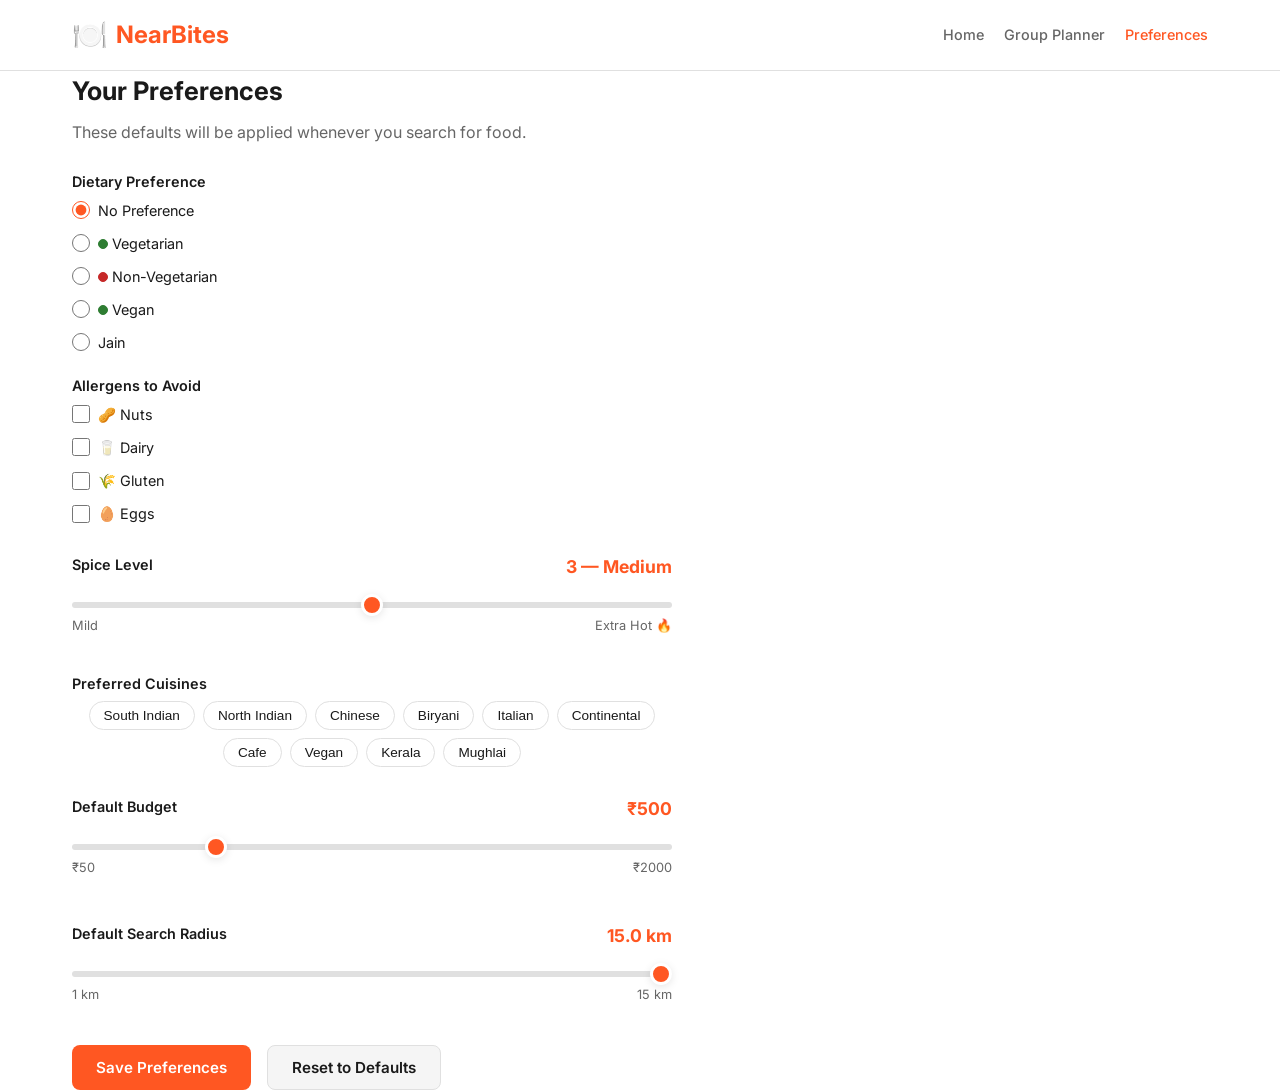
<file: frontend/preferences.html>
<!DOCTYPE html>
<html lang="en">
<head>
    <meta charset="UTF-8">
    <meta name="viewport" content="width=device-width, initial-scale=1.0">
    <title>NearBites — Preferences</title>
    <link rel="stylesheet" href="css/style.css">
    <link rel="stylesheet" href="css/responsive.css">
</head>
<body>
    <header class="header">
        <div class="container">
            <a href="index.html" class="logo">
                <span class="logo-icon">🍽️</span>
                <span>NearBites</span>
            </a>
            <nav>
                <ul class="nav-links">
                    <li><a href="index.html">Home</a></li>
                    <li><a href="group_planner.html">Group Planner</a></li>
                    <li><a href="preferences.html" class="active">Preferences</a></li>
                </ul>
            </nav>
        </div>
    </header>

    <div class="container section">
        <h1 style="font-size:1.6rem;margin-bottom:8px">Your Preferences</h1>
        <p class="text-secondary mb-24">These defaults will be applied whenever you search for food.</p>

        <div style="max-width:600px">
            <!-- Dietary Preference -->
            <div class="form-group">
                <p class="form-label">Dietary Preference</p>
                <div class="radio-group" id="dietary-options">
                    <label class="radio-label">
                        <input type="radio" name="dietary" value="">
                        <span>No Preference</span>
                    </label>
                    <label class="radio-label">
                        <input type="radio" name="dietary" value="veg">
                        <span><span class="dot dot-veg"></span> Vegetarian</span>
                    </label>
                    <label class="radio-label">
                        <input type="radio" name="dietary" value="non-veg">
                        <span><span class="dot dot-nonveg"></span> Non-Vegetarian</span>
                    </label>
                    <label class="radio-label">
                        <input type="radio" name="dietary" value="vegan">
                        <span><span class="dot dot-veg"></span> Vegan</span>
                    </label>
                    <label class="radio-label">
                        <input type="radio" name="dietary" value="jain">
                        <span>Jain</span>
                    </label>
                </div>
            </div>

            <!-- Allergens -->
            <div class="form-group">
                <p class="form-label">Allergens to Avoid</p>
                <div class="checkbox-group" id="allergen-options">
                    <label class="checkbox-label">
                        <input type="checkbox" name="allergens" value="nuts">
                        <span>🥜 Nuts</span>
                    </label>
                    <label class="checkbox-label">
                        <input type="checkbox" name="allergens" value="dairy">
                        <span>🥛 Dairy</span>
                    </label>
                    <label class="checkbox-label">
                        <input type="checkbox" name="allergens" value="gluten">
                        <span>🌾 Gluten</span>
                    </label>
                    <label class="checkbox-label">
                        <input type="checkbox" name="allergens" value="eggs">
                        <span>🥚 Eggs</span>
                    </label>
                </div>
            </div>

            <!-- Spice Level -->
            <div class="form-group">
                <div class="slider-container">
                    <div class="slider-label">
                        <span class="form-label">Spice Level</span>
                        <span class="slider-value" id="spice-display">3 — Medium</span>
                    </div>
                    <input type="range" id="spice-slider" min="1" max="5" step="1" value="3">
                    <div class="slider-label text-secondary" style="font-size:0.8rem">
                        <span>Mild</span>
                        <span>Extra Hot 🔥</span>
                    </div>
                </div>
            </div>

            <!-- Cuisine Preferences -->
            <div class="form-group">
                <p class="form-label">Preferred Cuisines</p>
                <div class="chip-group" id="cuisine-options">
                    <button type="button" class="chip" data-cuisine="south-indian">South Indian</button>
                    <button type="button" class="chip" data-cuisine="north-indian">North Indian</button>
                    <button type="button" class="chip" data-cuisine="chinese">Chinese</button>
                    <button type="button" class="chip" data-cuisine="biryani">Biryani</button>
                    <button type="button" class="chip" data-cuisine="italian">Italian</button>
                    <button type="button" class="chip" data-cuisine="continental">Continental</button>
                    <button type="button" class="chip" data-cuisine="cafe">Cafe</button>
                    <button type="button" class="chip" data-cuisine="vegan">Vegan</button>
                    <button type="button" class="chip" data-cuisine="kerala">Kerala</button>
                    <button type="button" class="chip" data-cuisine="mughlai">Mughlai</button>
                </div>
            </div>

            <!-- Default Budget -->
            <div class="form-group">
                <div class="slider-container">
                    <div class="slider-label">
                        <span class="form-label">Default Budget</span>
                        <span class="slider-value" id="budget-display">₹500</span>
                    </div>
                    <input type="range" id="budget-slider" min="50" max="2000" step="50" value="500">
                    <div class="slider-label text-secondary" style="font-size:0.8rem">
                        <span>₹50</span>
                        <span>₹2000</span>
                    </div>
                </div>
            </div>

            <!-- Default Radius -->
            <div class="form-group">
                <div class="slider-container">
                    <div class="slider-label">
                        <span class="form-label">Default Search Radius</span>
                        <span class="slider-value" id="radius-display">5.0 km</span>
                    </div>
                    <input type="range" id="radius-slider" min="1000" max="15000" step="500" value="5000">
                    <div class="slider-label text-secondary" style="font-size:0.8rem">
                        <span>1 km</span>
                        <span>15 km</span>
                    </div>
                </div>
            </div>

            <!-- Actions -->
            <div class="flex gap-16 mt-24">
                <button class="btn btn-primary" id="save-btn">Save Preferences</button>
                <button class="btn btn-secondary" id="reset-btn">Reset to Defaults</button>
            </div>
        </div>
    </div>

    <script type="module">
        import { getPreferences, savePreferences, resetPreferences, showToast } from './js/preferences.js';

        const spiceLabels = { 1: "Mild", 2: "Mild-Medium", 3: "Medium", 4: "Hot", 5: "Extra Hot 🔥" };

        function loadForm() {
            const prefs = getPreferences();

            // Dietary
            const dietaryRadio = document.querySelector(`input[name="dietary"][value="${prefs.defaultDietary || ""}"]`);
            if (dietaryRadio) dietaryRadio.checked = true;

            // Allergens
            (prefs.allergens || []).forEach(a => {
                const cb = document.querySelector(`input[name="allergens"][value="${a}"]`);
                if (cb) cb.checked = true;
            });

            // Spice
            const spiceSlider = document.getElementById("spice-slider");
            spiceSlider.value = prefs.spiceLevel || 3;
            document.getElementById("spice-display").textContent = `${spiceSlider.value} — ${spiceLabels[spiceSlider.value]}`;

            // Cuisines
            (prefs.defaultCuisines || []).forEach(c => {
                const chip = document.querySelector(`[data-cuisine="${c}"]`);
                if (chip) chip.classList.add("active");
            });

            // Budget
            const budgetSlider = document.getElementById("budget-slider");
            budgetSlider.value = prefs.defaultBudget || 500;
            document.getElementById("budget-display").textContent = `₹${budgetSlider.value}`;

            // Radius
            const radiusSlider = document.getElementById("radius-slider");
            radiusSlider.value = prefs.defaultRadius || 5000;
            document.getElementById("radius-display").textContent = `${(radiusSlider.value / 1000).toFixed(1)} km`;
        }

        function getFormValues() {
            const dietary = document.querySelector('input[name="dietary"]:checked');
            const allergens = Array.from(document.querySelectorAll('input[name="allergens"]:checked'))
                .map(cb => cb.value);
            const cuisines = Array.from(document.querySelectorAll('[data-cuisine].active'))
                .map(c => c.dataset.cuisine);

            return {
                defaultDietary: dietary ? dietary.value : "",
                allergens,
                spiceLevel: parseInt(document.getElementById("spice-slider").value),
                defaultCuisines: cuisines,
                defaultBudget: parseInt(document.getElementById("budget-slider").value),
                defaultRadius: parseInt(document.getElementById("radius-slider").value),
            };
        }

        // Spice slider live update
        document.getElementById("spice-slider").addEventListener("input", (e) => {
            document.getElementById("spice-display").textContent = `${e.target.value} — ${spiceLabels[e.target.value]}`;
        });

        // Budget slider live update
        document.getElementById("budget-slider").addEventListener("input", (e) => {
            document.getElementById("budget-display").textContent = `₹${e.target.value}`;
        });

        // Radius slider live update
        document.getElementById("radius-slider").addEventListener("input", (e) => {
            document.getElementById("radius-display").textContent = `${(e.target.value / 1000).toFixed(1)} km`;
        });

        // Cuisine chips toggle
        document.querySelectorAll("[data-cuisine]").forEach(chip => {
            chip.addEventListener("click", () => chip.classList.toggle("active"));
        });

        // Save
        document.getElementById("save-btn").addEventListener("click", () => {
            savePreferences(getFormValues());
            showToast("Preferences saved!");
        });

        // Reset
        document.getElementById("reset-btn").addEventListener("click", () => {
            resetPreferences();
            loadForm();
            showToast("Preferences reset to defaults.");
        });

        // Init
        loadForm();
    </script>
</body>
</html>
</file>
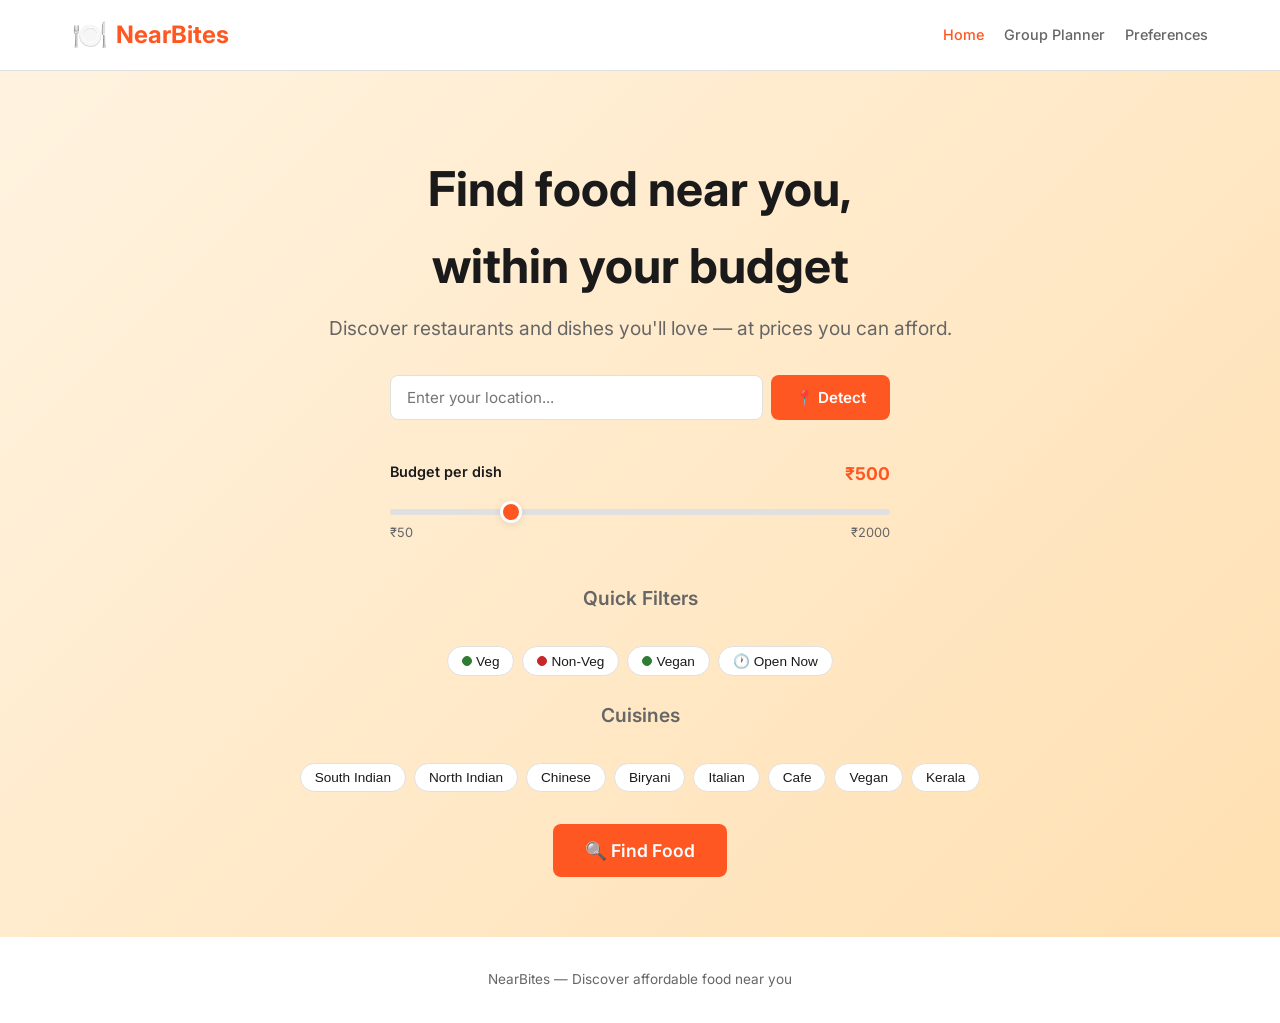
<file: frontend/restaurant.html>
<!DOCTYPE html>
<html lang="en">
<head>
    <meta charset="UTF-8">
    <meta name="viewport" content="width=device-width, initial-scale=1.0">
    <title>NearBites — Restaurant</title>
    <link rel="stylesheet" href="css/style.css">
    <link rel="stylesheet" href="css/responsive.css">
</head>
<body>
    <header class="header">
        <div class="container">
            <a href="index.html" class="logo">
                <span class="logo-icon">🍽️</span>
                <span>NearBites</span>
            </a>
            <nav>
                <ul class="nav-links">
                    <li><a href="index.html">Home</a></li>
                    <li><a href="group_planner.html">Group Planner</a></li>
                    <li><a href="preferences.html">Preferences</a></li>
                </ul>
            </nav>
        </div>
    </header>

    <!-- Restaurant hero -->
    <section class="restaurant-hero" id="restaurant-hero">
        <div class="container">
            <a href="javascript:history.back()" class="btn btn-sm btn-secondary mb-16">← Back to results</a>
            <div class="skeleton skeleton-text" style="height:32px;width:50%;margin-bottom:12px" id="hero-skeleton"></div>
        </div>
    </section>

    <div class="container section">
        <div class="page-layout">
            <main class="page-main">
                <!-- Budget summary -->
                <div class="flex items-center justify-between mb-16" id="budget-summary" style="display:none">
                    <span class="badge badge-budget" id="dishes-count-badge"></span>
                    <span class="text-secondary" style="font-size:0.9rem">Budget: <strong id="budget-label">₹500</strong></span>
                </div>

                <!-- Menu -->
                <div id="menu-container">
                    <div class="skeleton" style="height:40px;margin-bottom:16px"></div>
                    <div class="skeleton" style="height:200px;margin-bottom:16px"></div>
                    <div class="skeleton" style="height:40px;margin-bottom:16px"></div>
                    <div class="skeleton" style="height:200px"></div>
                </div>

                <div class="empty-state hidden" id="empty-menu">
                    <div class="empty-state-icon">📋</div>
                    <h3>No menu available</h3>
                    <p>Menu data is not available for this restaurant yet.</p>
                </div>

                <!-- Reviews Section -->
                <div class="section" id="reviews-section" style="margin-top:32px">
                    <div class="flex items-center justify-between mb-16">
                        <h2 class="section-title" style="margin-bottom:0">Reviews</h2>
                        <span class="text-secondary" id="review-summary"></span>
                    </div>

                    <!-- Write Review Form -->
                    <div class="card" style="margin-bottom:24px;padding:20px" id="review-form-card">
                        <h3 style="font-size:1rem;margin-bottom:12px">Write a Review</h3>
                        <div class="form-group">
                            <label class="form-label">Your Name</label>
                            <input type="text" id="review-name" class="form-input" placeholder="Enter your name" maxlength="100">
                        </div>
                        <div class="form-group">
                            <label class="form-label">Rating</label>
                            <div class="star-rating" id="star-rating">
                                <span class="star" data-rating="1">☆</span>
                                <span class="star" data-rating="2">☆</span>
                                <span class="star" data-rating="3">☆</span>
                                <span class="star" data-rating="4">☆</span>
                                <span class="star" data-rating="5">☆</span>
                            </div>
                            <input type="hidden" id="review-rating" value="0">
                        </div>
                        <div class="form-group">
                            <label class="form-label">Your Review</label>
                            <textarea id="review-comment" class="form-input" rows="3" placeholder="Share your experience..." maxlength="1000" style="resize:vertical"></textarea>
                        </div>
                        <button class="btn btn-primary" id="submit-review-btn">Submit Review</button>
                        <p class="text-secondary" id="review-error" style="font-size:0.85rem;margin-top:8px;color:var(--error);display:none"></p>
                    </div>

                    <!-- Reviews List -->
                    <div id="reviews-list">
                        <div class="skeleton" style="height:100px;margin-bottom:12px"></div>
                        <div class="skeleton" style="height:100px;margin-bottom:12px"></div>
                    </div>
                    <div class="empty-state hidden" id="empty-reviews" style="padding:32px">
                        <div class="empty-state-icon" style="font-size:2.5rem">💬</div>
                        <h3>No reviews yet</h3>
                        <p>Be the first to review this restaurant!</p>
                    </div>
                </div>
            </main>

            <!-- Map sidebar -->
            <aside style="width:100%;max-width:350px;flex-shrink:0" id="map-sidebar">
                <div class="map-container map-container-sm" id="restaurant-map"></div>
                <div id="restaurant-info" style="margin-top:16px">
                    <div class="skeleton skeleton-text"></div>
                    <div class="skeleton skeleton-text-sm"></div>
                </div>
            </aside>
        </div>
    </div>

    <script type="module">
        import { fetchRestaurantDetail, fetchReviews, submitReview } from './js/api.js';
        import { initializeMap, showSingleMarker } from './js/map.js';

        const params = new URLSearchParams(window.location.search);
        const placeId = params.get("place_id");
        const budget = parseInt(params.get("budget")) || 2000;

        if (!placeId) {
            window.location.href = "index.html";
        }

        async function loadRestaurant() {
            const data = await fetchRestaurantDetail(placeId, budget);

            if (!data || data.error) {
                document.getElementById("menu-container").innerHTML = "";
                document.getElementById("empty-menu").classList.remove("hidden");
                document.getElementById("hero-skeleton").textContent = "Restaurant not found";
                return;
            }

            const r = data.restaurant;
            document.title = `NearBites — ${r.name}`;

            // Hero
            const heroEl = document.getElementById("restaurant-hero");
            const cuisineTags = (r.cuisine_tags || [])
                .map(t => `<span class="tag tag-cuisine">${t}</span>`).join(" ");
            const priceSymbols = Array(r.price_level || 1).fill('<span class="active-price">₹</span>').join("") +
                Array(Math.max(0, 4 - (r.price_level || 1))).fill("₹").join("");

            document.getElementById("hero-skeleton").remove();
            heroEl.querySelector(".container").innerHTML += `
                <h1>${r.name}</h1>
                <div class="restaurant-meta">
                    <span class="rating"><span class="rating-star">★</span> ${r.rating || "N/A"}</span>
                    <span class="price-level">${priceSymbols}</span>
                    <span class="badge ${r.is_open !== false ? 'badge-open' : 'badge-closed'}">${r.is_open !== false ? 'Open' : 'Closed'}</span>
                </div>
                <div style="margin-top:8px">${cuisineTags}</div>
            `;

            // Restaurant info sidebar
            document.getElementById("restaurant-info").innerHTML = `
                <p style="font-weight:600">${r.name}</p>
                <p class="text-secondary" style="font-size:0.85rem;margin-top:4px">${r.address || "Address not available"}</p>
                ${r.phone ? `<p style="font-size:0.85rem;margin-top:4px">📞 <a href="tel:${r.phone}">${r.phone}</a></p>` : ""}
            `;

            // Budget summary
            document.getElementById("budget-summary").style.display = "flex";
            document.getElementById("budget-label").textContent = `₹${budget}`;
            document.getElementById("dishes-count-badge").textContent =
                `${data.dishes_within_budget} of ${data.total_dishes} dishes within budget`;

            // Menu
            const menu = data.menu || {};
            const menuContainer = document.getElementById("menu-container");

            if (Object.keys(menu).length === 0) {
                menuContainer.innerHTML = "";
                document.getElementById("empty-menu").classList.remove("hidden");
                return;
            }

            menuContainer.innerHTML = Object.entries(menu).map(([category, dishes]) => `
                <div class="menu-section">
                    <h3>${category} <span class="text-secondary" style="font-size:0.85rem;font-weight:400">(${dishes.length})</span></h3>
                    ${dishes.map(d => `
                        <div class="menu-item ${d.within_budget ? '' : 'over-budget'}">
                            <div class="menu-item-info">
                                <div class="menu-item-name">
                                    <span class="dot ${d.is_veg ? (d.is_vegan ? 'dot-vegan' : 'dot-veg') : 'dot-nonveg'}"></span>
                                    ${d.name}
                                    ${!d.within_budget ? '<span class="badge badge-over-budget" style="margin-left:8px">Over budget</span>' : ''}
                                </div>
                                <div class="menu-item-desc">${d.description || ""}</div>
                            </div>
                            <div class="menu-item-price ${d.within_budget ? 'text-primary' : ''}">₹${d.price}</div>
                        </div>
                    `).join("")}
                </div>
            `).join("");

            // Map
            if (r.lat && r.lng) {
                const map = await initializeMap("restaurant-map", { lat: r.lat, lng: r.lng }, 16);
                if (map) showSingleMarker(map, r.lat, r.lng, r.name);
            }
        }

        // --- Reviews ---
        let selectedRating = 0;

        // Star rating interaction
        document.querySelectorAll("#star-rating .star").forEach(star => {
            star.addEventListener("click", () => {
                selectedRating = parseInt(star.dataset.rating);
                document.getElementById("review-rating").value = selectedRating;
                document.querySelectorAll("#star-rating .star").forEach(s => {
                    s.textContent = parseInt(s.dataset.rating) <= selectedRating ? "★" : "☆";
                    s.style.color = parseInt(s.dataset.rating) <= selectedRating ? "#FFC107" : "#CCC";
                });
            });
            star.addEventListener("mouseenter", () => {
                const hoverVal = parseInt(star.dataset.rating);
                document.querySelectorAll("#star-rating .star").forEach(s => {
                    s.textContent = parseInt(s.dataset.rating) <= hoverVal ? "★" : "☆";
                    s.style.color = parseInt(s.dataset.rating) <= hoverVal ? "#FFC107" : "#CCC";
                });
            });
        });
        document.getElementById("star-rating").addEventListener("mouseleave", () => {
            document.querySelectorAll("#star-rating .star").forEach(s => {
                s.textContent = parseInt(s.dataset.rating) <= selectedRating ? "★" : "☆";
                s.style.color = parseInt(s.dataset.rating) <= selectedRating ? "#FFC107" : "#CCC";
            });
        });

        function renderReviews(data) {
            const list = document.getElementById("reviews-list");
            const empty = document.getElementById("empty-reviews");
            const summary = document.getElementById("review-summary");

            if (data.count > 0) {
                summary.innerHTML = `<span class="rating"><span class="rating-star">★</span> ${data.average_rating}</span> · ${data.count} review${data.count !== 1 ? "s" : ""}`;
                empty.classList.add("hidden");
                list.innerHTML = data.reviews.map(r => {
                    const stars = "★".repeat(r.rating) + "☆".repeat(5 - r.rating);
                    const date = new Date(r.created_at).toLocaleDateString("en-IN", { day: "numeric", month: "short", year: "numeric" });
                    return `
                        <div class="card" style="padding:16px;margin-bottom:12px">
                            <div class="flex items-center justify-between" style="margin-bottom:8px">
                                <strong style="font-size:0.95rem">${r.reviewer_name}</strong>
                                <span class="text-secondary" style="font-size:0.8rem">${date}</span>
                            </div>
                            <div style="color:#FFC107;font-size:1.1rem;margin-bottom:6px">${stars}</div>
                            ${r.comment ? `<p style="font-size:0.9rem;color:var(--text-secondary)">${r.comment}</p>` : ""}
                        </div>
                    `;
                }).join("");
            } else {
                list.innerHTML = "";
                empty.classList.remove("hidden");
                summary.textContent = "No reviews yet";
            }
        }

        async function loadReviews() {
            const data = await fetchReviews(placeId);
            renderReviews(data);
        }

        // Submit review
        document.getElementById("submit-review-btn").addEventListener("click", async () => {
            const name = document.getElementById("review-name").value.trim();
            const comment = document.getElementById("review-comment").value.trim();
            const errorEl = document.getElementById("review-error");

            if (!name) {
                errorEl.textContent = "Please enter your name.";
                errorEl.style.display = "block";
                return;
            }
            if (selectedRating === 0) {
                errorEl.textContent = "Please select a rating.";
                errorEl.style.display = "block";
                return;
            }

            errorEl.style.display = "none";
            const btn = document.getElementById("submit-review-btn");
            btn.disabled = true;
            btn.textContent = "Submitting...";

            const result = await submitReview(placeId, {
                reviewer_name: name,
                rating: selectedRating,
                comment: comment,
            });

            btn.disabled = false;
            btn.textContent = "Submit Review";

            if (result && result.review) {
                // Clear form
                document.getElementById("review-name").value = "";
                document.getElementById("review-comment").value = "";
                selectedRating = 0;
                document.querySelectorAll("#star-rating .star").forEach(s => {
                    s.textContent = "☆";
                    s.style.color = "#CCC";
                });
                // Reload reviews
                loadReviews();
            } else {
                errorEl.textContent = "Failed to submit review. Please try again.";
                errorEl.style.display = "block";
            }
        });

        loadRestaurant();
        loadReviews();
    </script>
</body>
</html>
</file>
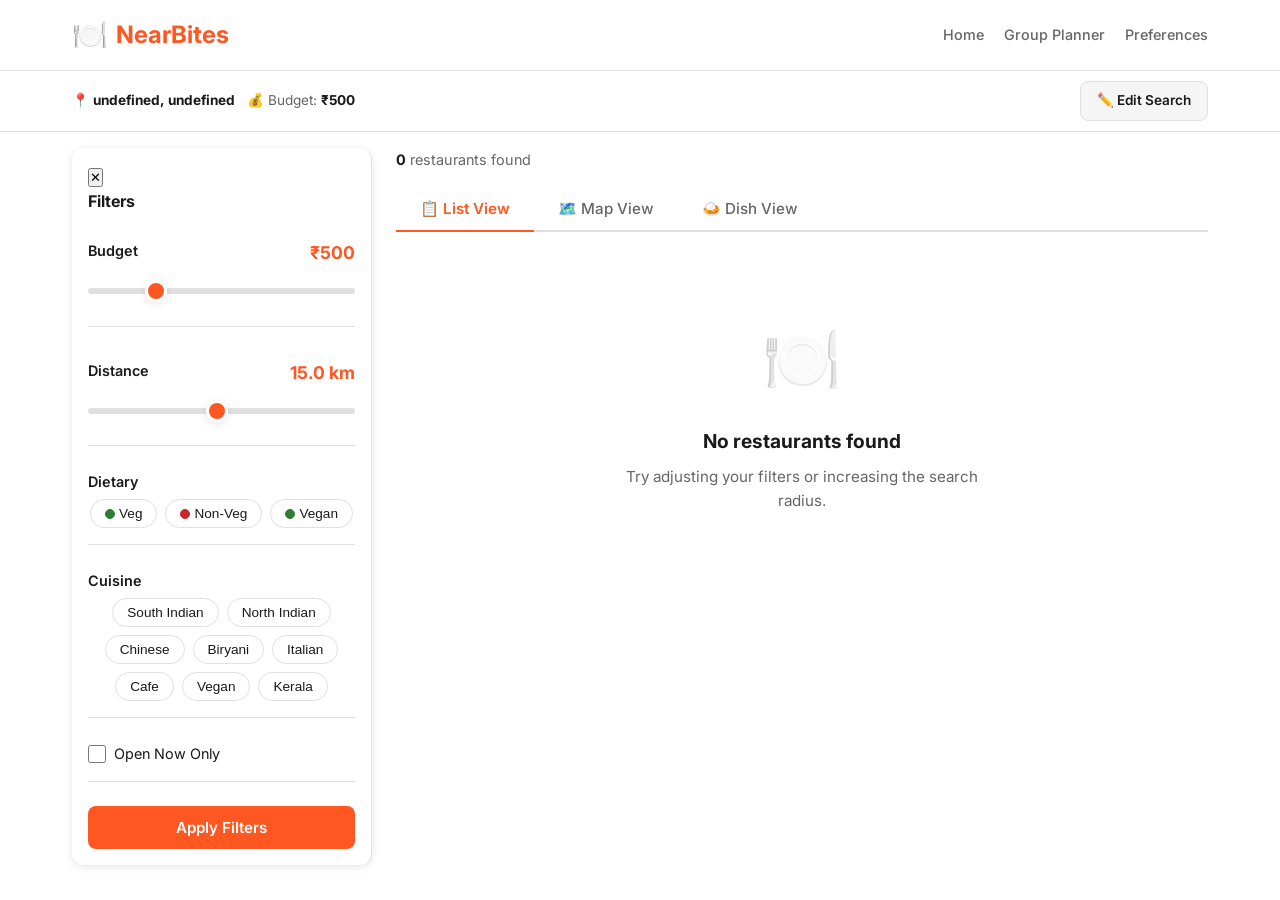
<file: frontend/results.html>
<!DOCTYPE html>
<html lang="en">
<head>
    <meta charset="UTF-8">
    <meta name="viewport" content="width=device-width, initial-scale=1.0">
    <title>NearBites — Results</title>
    <link rel="stylesheet" href="css/style.css">
    <link rel="stylesheet" href="css/responsive.css">
</head>
<body>
    <header class="header">
        <div class="container">
            <a href="index.html" class="logo">
                <span class="logo-icon">🍽️</span>
                <span>NearBites</span>
            </a>
            <nav>
                <ul class="nav-links">
                    <li><a href="index.html">Home</a></li>
                    <li><a href="group_planner.html">Group Planner</a></li>
                    <li><a href="preferences.html">Preferences</a></li>
                </ul>
            </nav>
        </div>
    </header>

    <!-- Top bar with active filters -->
    <div class="top-bar">
        <div class="container">
            <span class="top-bar-item">📍 <strong id="top-location">Loading...</strong></span>
            <span class="top-bar-item">💰 Budget: <strong id="top-budget">₹500</strong></span>
            <span class="top-bar-item" id="top-filters-container"></span>
            <a href="index.html" class="btn btn-sm btn-secondary" style="margin-left:auto">✏️ Edit Search</a>
        </div>
    </div>

    <div class="container" style="padding-top:16px">
        <!-- Sidebar toggle (mobile) -->
        <button class="sidebar-toggle" id="sidebar-toggle">
            <span>🔧 Filters</span>
            <span>▼</span>
        </button>

        <div class="page-layout">
            <!-- Sidebar filters -->
            <aside class="sidebar" id="sidebar">
                <button class="sidebar-close" id="sidebar-close">✕</button>
                <h3>Filters</h3>

                <div class="sidebar-section">
                    <div class="slider-container">
                        <div class="slider-label">
                            <span class="form-label">Budget</span>
                            <span class="slider-value" id="filter-budget-value">₹500</span>
                        </div>
                        <input type="range" id="filter-budget" min="50" max="2000" step="50" value="500">
                    </div>
                </div>

                <div class="sidebar-section">
                    <div class="slider-container">
                        <div class="slider-label">
                            <span class="form-label">Distance</span>
                            <span class="slider-value" id="filter-radius-value">5.0 km</span>
                        </div>
                        <input type="range" id="filter-radius" min="1000" max="30000" step="500" value="15000">
                    </div>
                </div>

                <div class="sidebar-section">
                    <p class="form-label">Dietary</p>
                    <div class="chip-group">
                        <button class="chip" data-dietary="veg"><span class="dot dot-veg" style="margin-right:4px"></span> Veg</button>
                        <button class="chip" data-dietary="non-veg"><span class="dot dot-nonveg" style="margin-right:4px"></span> Non-Veg</button>
                        <button class="chip" data-dietary="vegan"><span class="dot dot-veg" style="margin-right:4px"></span> Vegan</button>
                    </div>
                </div>

                <div class="sidebar-section">
                    <p class="form-label">Cuisine</p>
                    <div class="chip-group">
                        <button class="chip" data-cuisine="south-indian">South Indian</button>
                        <button class="chip" data-cuisine="north-indian">North Indian</button>
                        <button class="chip" data-cuisine="chinese">Chinese</button>
                        <button class="chip" data-cuisine="biryani">Biryani</button>
                        <button class="chip" data-cuisine="italian">Italian</button>
                        <button class="chip" data-cuisine="cafe">Cafe</button>
                        <button class="chip" data-cuisine="vegan">Vegan</button>
                        <button class="chip" data-cuisine="kerala">Kerala</button>
                    </div>
                </div>

                <div class="sidebar-section">
                    <label class="checkbox-label">
                        <input type="checkbox" id="filter-open-now">
                        <span>Open Now Only</span>
                    </label>
                </div>

                <button class="btn btn-primary" style="width:100%" id="apply-filters-mobile">Apply Filters</button>
            </aside>

            <!-- Main content -->
            <main class="page-main">
                <p class="results-count" id="results-count"></p>

                <!-- View tabs -->
                <div class="tabs">
                    <button class="tab active" data-tab="list">📋 List View</button>
                    <button class="tab" data-tab="map">🗺️ Map View</button>
                    <button class="tab" data-tab="dish">🍛 Dish View</button>
                </div>

                <!-- List view -->
                <div class="tab-content active" id="tab-list">
                    <div class="grid" id="restaurant-grid">
                        <!-- Skeleton loaders -->
                        <div class="skeleton skeleton-card"></div>
                        <div class="skeleton skeleton-card"></div>
                        <div class="skeleton skeleton-card"></div>
                        <div class="skeleton skeleton-card"></div>
                        <div class="skeleton skeleton-card"></div>
                        <div class="skeleton skeleton-card"></div>
                    </div>
                    <div class="empty-state hidden" id="empty-list">
                        <div class="empty-state-icon">🍽️</div>
                        <h3>No restaurants found</h3>
                        <p>Try adjusting your filters or increasing the search radius.</p>
                    </div>
                </div>

                <!-- Map view -->
                <div class="tab-content" id="tab-map">
                    <div class="map-container" id="results-map"></div>
                </div>

                <!-- Dish view -->
                <div class="tab-content" id="tab-dish">
                    <div id="dish-list" style="display:flex;flex-direction:column;gap:8px">
                        <div class="skeleton" style="height:60px"></div>
                        <div class="skeleton" style="height:60px"></div>
                        <div class="skeleton" style="height:60px"></div>
                    </div>
                    <div class="empty-state hidden" id="empty-dishes">
                        <div class="empty-state-icon">🍛</div>
                        <h3>No dishes found</h3>
                        <p>Try increasing your budget or search radius.</p>
                    </div>
                </div>
            </main>
        </div>
    </div>

    <script type="module">
        import { fetchRestaurants, fetchDishes } from './js/api.js';
        import { initFilterUI, getActiveFilters, applyFiltersFromPreferences, updateUrlParams } from './js/filters.js';
        import { initializeMap, addMarkers } from './js/map.js';

        let restaurants = [];
        let currentMap = null;
        let mapInitialized = false;

        // Apply preference defaults
        applyFiltersFromPreferences();

        // Update top bar
        function updateTopBar() {
            const f = getActiveFilters();
            document.getElementById("top-location").textContent = f.location_name || `${f.lat?.toFixed(4)}, ${f.lng?.toFixed(4)}` || "Unknown";
            document.getElementById("top-budget").textContent = `₹${f.budget}`;

            const filtersEl = document.getElementById("top-filters-container");
            const tags = [];
            if (f.dietary) tags.push(f.dietary);
            if (f.cuisine) tags.push(...f.cuisine.split(","));
            if (f.open_now) tags.push("Open Now");
            filtersEl.innerHTML = tags.map(t => `<span class="tag tag-cuisine">${t}</span>`).join(" ");
        }

        // Render restaurant cards
        function renderRestaurants(data) {
            const grid = document.getElementById("restaurant-grid");
            const empty = document.getElementById("empty-list");
            const count = document.getElementById("results-count");

            restaurants = data.restaurants || [];
            count.innerHTML = `<strong>${data.count || 0}</strong> restaurants found`;

            if (restaurants.length === 0) {
                grid.innerHTML = "";
                empty.classList.remove("hidden");
                return;
            }

            empty.classList.add("hidden");
            const f = getActiveFilters();

            grid.innerHTML = restaurants.map(r => {
                const cuisineTags = (r.cuisine_tags || [])
                    .map(t => `<span class="tag tag-cuisine">${t}</span>`).join("");
                const priceSymbols = Array(r.price_level || 1).fill('<span class="active-price">₹</span>').join("") +
                    Array(Math.max(0, 4 - (r.price_level || 1))).fill("₹").join("");
                const photoHtml = r.photo_url
                    ? `<img class="card-img" src="${r.photo_url}" alt="${r.name}" loading="lazy" onerror="this.classList.add('placeholder-img');this.src='';this.textContent='🍽️'">`
                    : `<div class="card-img placeholder-img">🍽️</div>`;

                return `
                    <a href="restaurant.html?place_id=${encodeURIComponent(r.place_id)}&budget=${f.budget}" class="card" style="text-decoration:none;color:inherit">
                        ${photoHtml}
                        <div class="card-body">
                            <div class="card-title">${r.name}</div>
                            <div class="card-meta" style="margin-bottom:6px">
                                <span class="rating"><span class="rating-star">★</span> ${r.rating || "N/A"}</span>
                                <span class="price-level">${priceSymbols}</span>
                                <span>${r.distance_km} km</span>
                                <span class="badge ${r.is_open ? 'badge-open' : 'badge-closed'}">${r.is_open ? 'Open' : 'Closed'}</span>
                            </div>
                            <div style="margin-bottom:6px">${cuisineTags}</div>
                            ${r.dishes_under_budget > 0
                                ? `<span class="badge badge-budget">${r.dishes_under_budget} dishes under ₹${f.budget}</span>`
                                : `<span class="badge badge-over-budget">No dishes under ₹${f.budget}</span>`
                            }
                        </div>
                    </a>
                `;
            }).join("");
        }

        // Render dish view
        async function renderDishes() {
            const f = getActiveFilters();
            const dishList = document.getElementById("dish-list");
            const emptyDishes = document.getElementById("empty-dishes");

            dishList.innerHTML = '<div class="skeleton" style="height:60px"></div>'.repeat(5);

            const data = await fetchDishes(f);
            const dishes = data.dishes || [];

            if (dishes.length === 0) {
                dishList.innerHTML = "";
                emptyDishes.classList.remove("hidden");
                return;
            }

            emptyDishes.classList.add("hidden");
            dishList.innerHTML = dishes.map(d => `
                <div class="dish-card">
                    <div class="dish-card-info">
                        <div class="dish-card-name">
                            <span class="dot ${d.is_veg ? (d.is_vegan ? 'dot-vegan' : 'dot-veg') : 'dot-nonveg'}"></span>
                            ${d.name}
                        </div>
                        <div class="dish-card-restaurant">
                            <a href="restaurant.html?place_id=${encodeURIComponent(d.restaurant_place_id)}&budget=${f.budget}">${d.restaurant_name}</a>
                        </div>
                        <div class="dish-card-meta">
                            <span>${d.distance_km} km away</span>
                            <span>${d.category}</span>
                        </div>
                    </div>
                    <div class="dish-card-price">₹${d.price}</div>
                </div>
            `).join("");
        }

        // Load data
        async function loadResults() {
            const f = getActiveFilters();
            updateTopBar();

            if (!f.lat || !f.lng) {
                // Default to Chennai center
                updateUrlParams({ lat: 13.0827, lng: 80.2707 });
            }

            const data = await fetchRestaurants(getActiveFilters());
            renderRestaurants(data);

            // If map tab is active, init map
            if (document.querySelector('[data-tab="map"]').classList.contains("active")) {
                initMapView();
            }
        }

        // Map view
        async function initMapView() {
            if (mapInitialized) return;
            const f = getActiveFilters();
            const center = { lat: f.lat || 13.0827, lng: f.lng || 80.2707 };
            currentMap = await initializeMap("results-map", center, 13);
            if (currentMap) {
                addMarkers(currentMap, restaurants, f.budget);
                mapInitialized = true;
            }
        }

        // Tabs
        document.querySelectorAll(".tab").forEach(tab => {
            tab.addEventListener("click", () => {
                document.querySelectorAll(".tab").forEach(t => t.classList.remove("active"));
                document.querySelectorAll(".tab-content").forEach(c => c.classList.remove("active"));
                tab.classList.add("active");
                document.getElementById(`tab-${tab.dataset.tab}`).classList.add("active");

                if (tab.dataset.tab === "map") initMapView();
                if (tab.dataset.tab === "dish") renderDishes();
            });
        });

        // Sidebar filters
        let debounceTimer;
        function onFilterChange() {
            clearTimeout(debounceTimer);
            debounceTimer = setTimeout(() => {
                mapInitialized = false; // Reset map for new data
                loadResults();
            }, 400);
        }

        initFilterUI("sidebar", onFilterChange);

        // Mobile sidebar toggle
        document.getElementById("sidebar-toggle").addEventListener("click", () => {
            document.getElementById("sidebar").classList.add("open");
        });
        document.getElementById("sidebar-close").addEventListener("click", () => {
            document.getElementById("sidebar").classList.remove("open");
        });
        document.getElementById("apply-filters-mobile").addEventListener("click", () => {
            document.getElementById("sidebar").classList.remove("open");
            onFilterChange();
        });

        // Initial load
        loadResults();
    </script>
</body>
</html>
</file>
<file: frontend/css/style.css>
@import url('https://fonts.googleapis.com/css2?family=Inter:wght@300;400;500;600;700&display=swap');

:root {
    --primary: #FF5722;
    --primary-dark: #E64A19;
    --primary-light: #FF8A65;
    --bg: #FFFFFF;
    --text: #1A1A1A;
    --text-secondary: #666666;
    --surface: #F5F5F5;
    --border: #E0E0E0;
    --success: #4CAF50;
    --warning: #FFC107;
    --error: #F44336;
    --veg: #2E7D32;
    --non-veg: #C62828;
    --shadow: 0 2px 8px rgba(0, 0, 0, 0.1);
    --shadow-hover: 0 4px 16px rgba(0, 0, 0, 0.15);
    --radius: 12px;
    --radius-sm: 8px;
    --transition: all 0.3s ease;
}

* {
    margin: 0;
    padding: 0;
    box-sizing: border-box;
}

body {
    font-family: 'Inter', -apple-system, BlinkMacSystemFont, sans-serif;
    color: var(--text);
    background: var(--bg);
    line-height: 1.6;
    -webkit-font-smoothing: antialiased;
}

a {
    color: var(--primary);
    text-decoration: none;
    transition: var(--transition);
}

a:hover {
    color: var(--primary-dark);
}

/* Layout */
.container {
    max-width: 1200px;
    margin: 0 auto;
    padding: 0 16px;
}

.grid {
    display: grid;
    gap: 16px;
    grid-template-columns: 1fr;
}

/* Header */
.header {
    background: var(--bg);
    border-bottom: 1px solid var(--border);
    padding: 12px 0;
    position: sticky;
    top: 0;
    z-index: 100;
}

.header .container {
    display: flex;
    align-items: center;
    justify-content: space-between;
}

.logo {
    font-size: 1.5rem;
    font-weight: 700;
    color: var(--primary);
    display: flex;
    align-items: center;
    gap: 8px;
}

.logo-icon {
    font-size: 1.8rem;
}

.nav-links {
    display: flex;
    gap: 20px;
    list-style: none;
}

.nav-links a {
    color: var(--text-secondary);
    font-weight: 500;
    font-size: 0.9rem;
}

.nav-links a:hover,
.nav-links a.active {
    color: var(--primary);
}

/* Hero */
.hero {
    text-align: center;
    padding: 60px 16px 40px;
    background: linear-gradient(135deg, #FFF3E0 0%, #FFE0B2 100%);
}

.hero h1 {
    font-size: 2rem;
    font-weight: 700;
    margin-bottom: 8px;
    color: var(--text);
}

.hero p {
    font-size: 1.1rem;
    color: var(--text-secondary);
    margin-bottom: 32px;
}

/* Buttons */
.btn {
    display: inline-flex;
    align-items: center;
    justify-content: center;
    gap: 8px;
    padding: 12px 24px;
    border-radius: var(--radius-sm);
    font-family: inherit;
    font-size: 0.95rem;
    font-weight: 600;
    cursor: pointer;
    border: none;
    transition: var(--transition);
}

.btn-primary {
    background: var(--primary);
    color: white;
}

.btn-primary:hover {
    background: var(--primary-dark);
    transform: translateY(-1px);
    box-shadow: var(--shadow-hover);
}

.btn-secondary {
    background: var(--surface);
    color: var(--text);
    border: 1px solid var(--border);
}

.btn-secondary:hover {
    background: var(--border);
}

.btn-outline {
    background: transparent;
    color: var(--primary);
    border: 2px solid var(--primary);
}

.btn-outline:hover {
    background: var(--primary);
    color: white;
}

.btn-icon {
    width: 40px;
    height: 40px;
    padding: 0;
    border-radius: 50%;
}

.btn-sm {
    padding: 8px 16px;
    font-size: 0.85rem;
}

.btn-lg {
    padding: 16px 32px;
    font-size: 1.1rem;
}

.btn:disabled {
    opacity: 0.5;
    cursor: not-allowed;
    transform: none;
}

/* Cards */
.card {
    background: var(--bg);
    border-radius: var(--radius);
    box-shadow: var(--shadow);
    overflow: hidden;
    transition: var(--transition);
}

.card:hover {
    box-shadow: var(--shadow-hover);
    transform: translateY(-2px);
}

.card-img {
    width: 100%;
    height: 180px;
    object-fit: cover;
    background: var(--surface);
}

.card-body {
    padding: 16px;
}

.card-title {
    font-size: 1.1rem;
    font-weight: 600;
    margin-bottom: 4px;
}

.card-subtitle {
    font-size: 0.85rem;
    color: var(--text-secondary);
    margin-bottom: 8px;
}

.card-meta {
    display: flex;
    align-items: center;
    gap: 12px;
    flex-wrap: wrap;
    font-size: 0.85rem;
    color: var(--text-secondary);
}

/* Chips / Tags */
.chip {
    display: inline-flex;
    align-items: center;
    padding: 6px 14px;
    border-radius: 20px;
    font-size: 0.85rem;
    font-weight: 500;
    cursor: pointer;
    transition: var(--transition);
    border: 1px solid var(--border);
    background: var(--bg);
    color: var(--text);
    user-select: none;
}

.chip:hover {
    border-color: var(--primary);
    color: var(--primary);
}

.chip.active {
    background: var(--primary);
    color: white;
    border-color: var(--primary);
}

.chip-group {
    display: flex;
    flex-wrap: wrap;
    gap: 8px;
}

.tag {
    display: inline-flex;
    align-items: center;
    padding: 2px 8px;
    border-radius: 4px;
    font-size: 0.75rem;
    font-weight: 500;
    background: var(--surface);
    color: var(--text-secondary);
}

.tag-cuisine {
    background: #FFF3E0;
    color: #E65100;
}

/* Veg/Non-veg indicators */
.diet-badge {
    display: inline-flex;
    align-items: center;
    gap: 4px;
    font-size: 0.8rem;
    font-weight: 500;
}

.dot {
    width: 10px;
    height: 10px;
    border-radius: 50%;
    display: inline-block;
    border: 1.5px solid;
}

.dot-veg {
    background: var(--veg);
    border-color: var(--veg);
}

.dot-nonveg {
    background: var(--non-veg);
    border-color: var(--non-veg);
}

.dot-vegan {
    background: var(--veg);
    border-color: var(--veg);
    position: relative;
}

/* Rating */
.rating {
    display: inline-flex;
    align-items: center;
    gap: 4px;
    font-weight: 600;
    color: var(--text);
}

.rating-star {
    color: #FFC107;
}

.rating-count {
    font-weight: 400;
    color: var(--text-secondary);
    font-size: 0.85rem;
}

/* Price level */
.price-level {
    color: var(--text-secondary);
    font-weight: 500;
}

.price-level .active-price {
    color: var(--veg);
    font-weight: 700;
}

/* Badge */
.badge {
    display: inline-flex;
    align-items: center;
    padding: 3px 10px;
    border-radius: 4px;
    font-size: 0.75rem;
    font-weight: 600;
    text-transform: uppercase;
    letter-spacing: 0.5px;
}

.badge-open {
    background: #E8F5E9;
    color: var(--veg);
}

.badge-closed {
    background: #FFEBEE;
    color: var(--non-veg);
}

.badge-budget {
    background: #E8F5E9;
    color: var(--veg);
}

.badge-over-budget {
    background: #FFF3E0;
    color: #E65100;
}

/* Forms */
.form-group {
    margin-bottom: 20px;
}

.form-label {
    display: block;
    font-weight: 600;
    margin-bottom: 6px;
    font-size: 0.9rem;
    color: var(--text);
}

.form-input {
    width: 100%;
    padding: 12px 16px;
    border: 1px solid var(--border);
    border-radius: var(--radius-sm);
    font-family: inherit;
    font-size: 0.95rem;
    transition: var(--transition);
    background: var(--bg);
}

.form-input:focus {
    outline: none;
    border-color: var(--primary);
    box-shadow: 0 0 0 3px rgba(255, 87, 34, 0.1);
}

/* Slider */
.slider-container {
    padding: 8px 0;
}

.slider-label {
    display: flex;
    justify-content: space-between;
    margin-bottom: 8px;
    font-size: 0.9rem;
}

.slider-value {
    font-weight: 700;
    color: var(--primary);
    font-size: 1.1rem;
}

input[type="range"] {
    -webkit-appearance: none;
    appearance: none;
    width: 100%;
    height: 6px;
    border-radius: 3px;
    background: var(--border);
    outline: none;
    transition: var(--transition);
}

input[type="range"]::-webkit-slider-thumb {
    -webkit-appearance: none;
    appearance: none;
    width: 22px;
    height: 22px;
    border-radius: 50%;
    background: var(--primary);
    cursor: pointer;
    border: 3px solid white;
    box-shadow: var(--shadow);
}

input[type="range"]::-moz-range-thumb {
    width: 22px;
    height: 22px;
    border-radius: 50%;
    background: var(--primary);
    cursor: pointer;
    border: 3px solid white;
    box-shadow: var(--shadow);
}

/* Tabs */
.tabs {
    display: flex;
    border-bottom: 2px solid var(--border);
    gap: 0;
}

.tab {
    padding: 12px 24px;
    font-weight: 500;
    color: var(--text-secondary);
    cursor: pointer;
    border-bottom: 2px solid transparent;
    margin-bottom: -2px;
    transition: var(--transition);
    background: none;
    border-top: none;
    border-left: none;
    border-right: none;
    font-family: inherit;
    font-size: 0.95rem;
}

.tab:hover {
    color: var(--primary);
}

.tab.active {
    color: var(--primary);
    border-bottom-color: var(--primary);
    font-weight: 600;
}

.tab-content {
    display: none;
    padding: 16px 0;
}

.tab-content.active {
    display: block;
}

/* Sidebar */
.sidebar {
    background: var(--bg);
    border-right: 1px solid var(--border);
    padding: 16px;
    border-radius: var(--radius);
    box-shadow: var(--shadow);
}

.sidebar h3 {
    font-size: 1rem;
    margin-bottom: 16px;
    color: var(--text);
}

.sidebar-section {
    margin-bottom: 24px;
    padding-bottom: 16px;
    border-bottom: 1px solid var(--border);
}

.sidebar-section:last-child {
    border-bottom: none;
}

.sidebar-toggle {
    display: flex;
    align-items: center;
    justify-content: space-between;
    width: 100%;
    padding: 12px 16px;
    background: var(--surface);
    border: none;
    border-radius: var(--radius-sm);
    font-family: inherit;
    font-size: 0.95rem;
    font-weight: 600;
    cursor: pointer;
    margin-bottom: 16px;
}

/* Map */
.map-container {
    width: 100%;
    height: 400px;
    border-radius: var(--radius);
    overflow: hidden;
    box-shadow: var(--shadow);
}

.map-container-sm {
    height: 250px;
}

/* Loading skeleton */
.skeleton {
    background: linear-gradient(90deg, var(--surface) 25%, #E8E8E8 50%, var(--surface) 75%);
    background-size: 200% 100%;
    animation: shimmer 1.5s infinite;
    border-radius: var(--radius-sm);
}

.skeleton-card {
    height: 280px;
    border-radius: var(--radius);
}

.skeleton-text {
    height: 16px;
    margin-bottom: 8px;
    width: 80%;
}

.skeleton-text-sm {
    height: 12px;
    width: 60%;
}

@keyframes shimmer {
    0% { background-position: -200% 0; }
    100% { background-position: 200% 0; }
}

/* Empty state */
.empty-state {
    text-align: center;
    padding: 60px 20px;
    color: var(--text-secondary);
}

.empty-state-icon {
    font-size: 4rem;
    margin-bottom: 16px;
    opacity: 0.5;
}

.empty-state h3 {
    font-size: 1.2rem;
    color: var(--text);
    margin-bottom: 8px;
}

.empty-state p {
    font-size: 0.95rem;
    max-width: 400px;
    margin: 0 auto;
}

/* Sticky top bar */
.top-bar {
    background: var(--bg);
    border-bottom: 1px solid var(--border);
    padding: 10px 0;
    position: sticky;
    top: 56px;
    z-index: 90;
}

.top-bar .container {
    display: flex;
    align-items: center;
    gap: 12px;
    flex-wrap: wrap;
    font-size: 0.85rem;
}

.top-bar-item {
    display: flex;
    align-items: center;
    gap: 4px;
    color: var(--text-secondary);
}

.top-bar-item strong {
    color: var(--text);
}

/* Dish card (for Dish view) */
.dish-card {
    display: flex;
    align-items: center;
    justify-content: space-between;
    padding: 12px 16px;
    background: var(--bg);
    border: 1px solid var(--border);
    border-radius: var(--radius-sm);
    transition: var(--transition);
}

.dish-card:hover {
    border-color: var(--primary-light);
    box-shadow: var(--shadow);
}

.dish-card-info {
    flex: 1;
}

.dish-card-name {
    font-weight: 600;
    font-size: 0.95rem;
    margin-bottom: 2px;
}

.dish-card-restaurant {
    font-size: 0.8rem;
    color: var(--text-secondary);
}

.dish-card-price {
    font-weight: 700;
    font-size: 1.1rem;
    color: var(--primary);
    white-space: nowrap;
    margin-left: 16px;
}

.dish-card-meta {
    display: flex;
    align-items: center;
    gap: 8px;
    margin-top: 4px;
    font-size: 0.8rem;
    color: var(--text-secondary);
}

/* Dish in restaurant detail */
.menu-section {
    margin-bottom: 24px;
}

.menu-section h3 {
    font-size: 1.1rem;
    font-weight: 600;
    margin-bottom: 12px;
    padding-bottom: 8px;
    border-bottom: 2px solid var(--primary);
    color: var(--text);
}

.menu-item {
    display: flex;
    align-items: flex-start;
    justify-content: space-between;
    padding: 12px 0;
    border-bottom: 1px solid var(--surface);
}

.menu-item:last-child {
    border-bottom: none;
}

.menu-item-info {
    flex: 1;
    margin-right: 16px;
}

.menu-item-name {
    font-weight: 600;
    display: flex;
    align-items: center;
    gap: 6px;
}

.menu-item-desc {
    font-size: 0.85rem;
    color: var(--text-secondary);
    margin-top: 2px;
}

.menu-item-price {
    font-weight: 700;
    font-size: 1rem;
    white-space: nowrap;
}

.menu-item.over-budget {
    opacity: 0.5;
}

.menu-item.over-budget .menu-item-price {
    color: var(--text-secondary);
}

/* Toast */
.toast {
    position: fixed;
    bottom: 24px;
    left: 50%;
    transform: translateX(-50%) translateY(100px);
    background: var(--text);
    color: white;
    padding: 12px 24px;
    border-radius: var(--radius-sm);
    font-size: 0.9rem;
    font-weight: 500;
    box-shadow: var(--shadow-hover);
    z-index: 1000;
    transition: transform 0.3s ease;
    pointer-events: none;
}

.toast.show {
    transform: translateX(-50%) translateY(0);
}

/* Restaurant detail hero */
.restaurant-hero {
    background: var(--surface);
    padding: 24px 0;
}

.restaurant-hero h1 {
    font-size: 1.8rem;
    margin-bottom: 8px;
}

.restaurant-meta {
    display: flex;
    align-items: center;
    gap: 16px;
    flex-wrap: wrap;
    margin-bottom: 12px;
}

/* Location input */
.location-input-group {
    display: flex;
    gap: 8px;
    max-width: 500px;
    margin: 0 auto;
}

.location-input-group .form-input {
    flex: 1;
}

/* Section */
.section {
    padding: 24px 0;
}

.section-title {
    font-size: 1.2rem;
    font-weight: 700;
    margin-bottom: 16px;
    color: var(--text);
}

/* Checkbox/Radio */
.checkbox-group,
.radio-group {
    display: flex;
    flex-direction: column;
    gap: 10px;
}

.checkbox-label,
.radio-label {
    display: flex;
    align-items: center;
    gap: 8px;
    cursor: pointer;
    font-size: 0.9rem;
}

.checkbox-label input,
.radio-label input {
    accent-color: var(--primary);
    width: 18px;
    height: 18px;
}

/* Info window on map */
.info-window {
    padding: 4px;
    min-width: 200px;
}

.info-window h4 {
    margin-bottom: 4px;
    font-size: 1rem;
}

.info-window p {
    font-size: 0.85rem;
    color: var(--text-secondary);
    margin-bottom: 4px;
}

.info-window .btn {
    margin-top: 8px;
    padding: 6px 12px;
    font-size: 0.8rem;
}

/* Page layout with sidebar */
.page-layout {
    display: flex;
    gap: 24px;
    align-items: flex-start;
}

.page-main {
    flex: 1;
    min-width: 0;
}

/* Results count */
.results-count {
    font-size: 0.9rem;
    color: var(--text-secondary);
    margin-bottom: 16px;
}

.results-count strong {
    color: var(--text);
}

/* Utility */
.text-center { text-align: center; }
.text-primary { color: var(--primary); }
.text-secondary { color: var(--text-secondary); }
.mt-8 { margin-top: 8px; }
.mt-16 { margin-top: 16px; }
.mt-24 { margin-top: 24px; }
.mb-8 { margin-bottom: 8px; }
.mb-16 { margin-bottom: 16px; }
.mb-24 { margin-bottom: 24px; }
.flex { display: flex; }
.flex-wrap { flex-wrap: wrap; }
.items-center { align-items: center; }
.justify-between { justify-content: space-between; }
.gap-8 { gap: 8px; }
.gap-16 { gap: 16px; }
.hidden { display: none !important; }

/* Star rating input */
.star-rating {
    display: flex;
    gap: 4px;
}

.star-rating .star {
    font-size: 1.8rem;
    cursor: pointer;
    color: #CCC;
    transition: color 0.15s ease;
    user-select: none;
}

.star-rating .star:hover {
    transform: scale(1.1);
}

/* Placeholder image */
.placeholder-img {
    background: linear-gradient(135deg, #FFE0B2 0%, #FFCC80 100%);
    display: flex;
    align-items: center;
    justify-content: center;
    color: var(--primary);
    font-size: 2rem;
}
</file>
<file: frontend/css/responsive.css>
/* Tablet: 768px+ */
@media (min-width: 768px) {
    .hero h1 {
        font-size: 2.5rem;
    }

    .hero p {
        font-size: 1.2rem;
    }

    .grid {
        grid-template-columns: repeat(2, 1fr);
    }

    .page-layout {
        flex-direction: row;
    }

    .sidebar {
        width: 280px;
        flex-shrink: 0;
        position: sticky;
        top: 110px;
        max-height: calc(100vh - 130px);
        overflow-y: auto;
    }

    .sidebar-toggle {
        display: none;
    }

    .map-container {
        height: 500px;
    }

    .location-input-group {
        max-width: 600px;
    }

    .chip-group {
        justify-content: center;
    }

    .restaurant-hero h1 {
        font-size: 2.2rem;
    }

    .container {
        padding: 0 24px;
    }
}

/* Desktop: 1024px+ */
@media (min-width: 1024px) {
    .hero h1 {
        font-size: 3rem;
    }

    .grid {
        grid-template-columns: repeat(3, 1fr);
    }

    .sidebar {
        width: 300px;
    }

    .map-container {
        height: 600px;
    }

    .container {
        padding: 0 32px;
    }

    .hero {
        padding: 80px 32px 60px;
    }
}

/* Mobile-only adjustments */
@media (max-width: 767px) {
    .page-layout {
        flex-direction: column;
    }

    .sidebar {
        display: none;
        width: 100%;
        position: fixed;
        top: 0;
        left: 0;
        right: 0;
        bottom: 0;
        z-index: 200;
        border-radius: 0;
        overflow-y: auto;
        padding: 16px;
        padding-top: 60px;
    }

    .sidebar.open {
        display: block;
    }

    .sidebar-close {
        position: absolute;
        top: 16px;
        right: 16px;
        background: none;
        border: none;
        font-size: 1.5rem;
        cursor: pointer;
        color: var(--text);
    }

    .sidebar-toggle {
        display: flex;
    }

    .nav-links {
        gap: 12px;
    }

    .nav-links a {
        font-size: 0.8rem;
    }

    .top-bar .container {
        overflow-x: auto;
        flex-wrap: nowrap;
        padding-bottom: 4px;
    }

    .top-bar-item {
        white-space: nowrap;
    }

    .tabs {
        overflow-x: auto;
    }

    .tab {
        white-space: nowrap;
        padding: 10px 16px;
        font-size: 0.85rem;
    }

    .restaurant-meta {
        flex-direction: column;
        align-items: flex-start;
        gap: 8px;
    }

    .card-img {
        height: 150px;
    }

    .dish-card {
        flex-direction: column;
        align-items: flex-start;
        gap: 8px;
    }

    .dish-card-price {
        margin-left: 0;
    }

    .hero {
        padding: 40px 16px 32px;
    }

    .btn-lg {
        width: 100%;
    }
}
</file>
